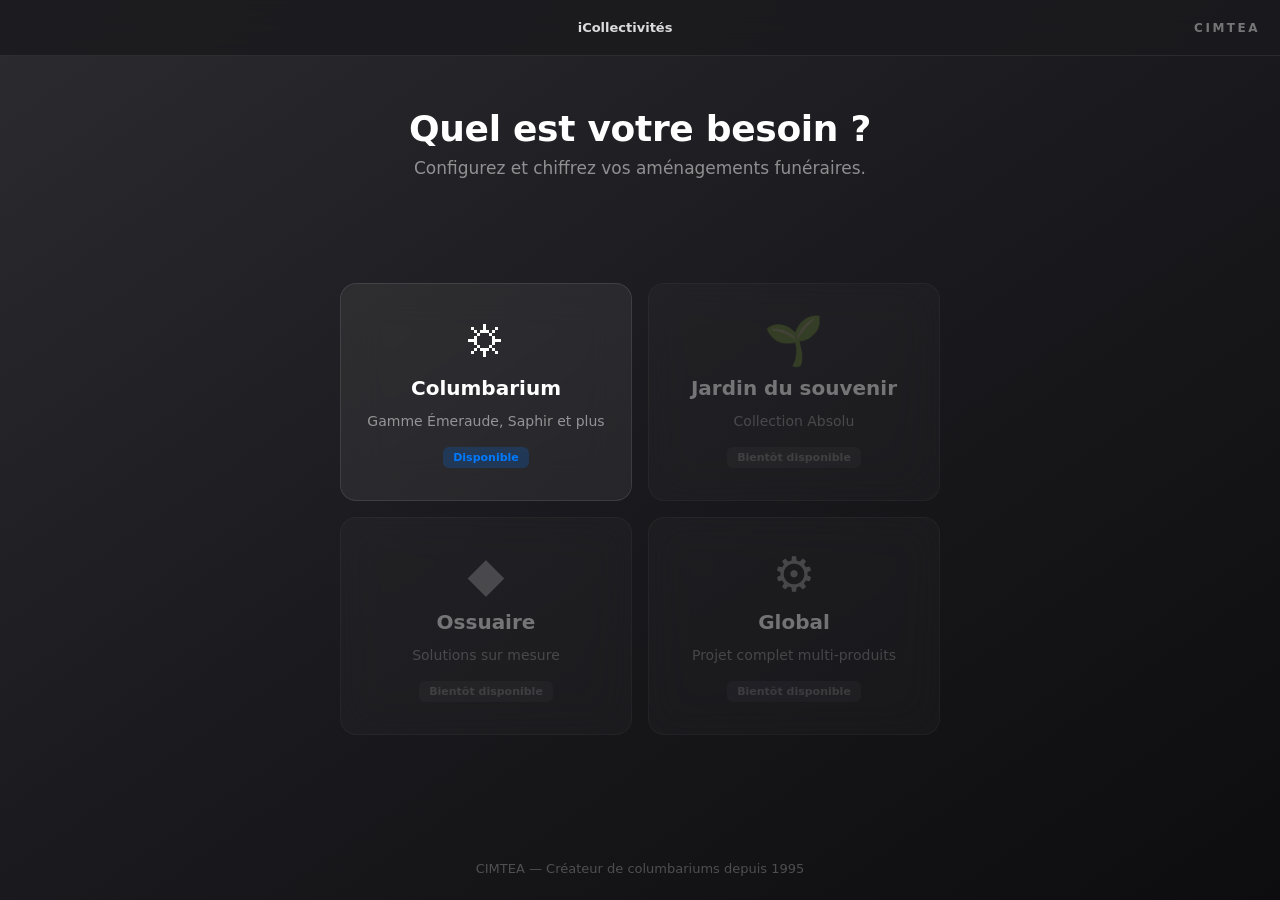
<file: code/maquette/index.html>
<!DOCTYPE html>
<html lang="fr">
<head>
  <meta charset="UTF-8">
  <meta name="viewport" content="width=device-width, initial-scale=1.0, user-scalable=no">
  <meta name="apple-mobile-web-app-capable" content="yes">
  <meta name="apple-mobile-web-app-status-bar-style" content="black-translucent">
  <title>CIMTEA — iCollectivités</title>
  <link rel="stylesheet" href="styles.css">
  <style>
    body {
      display: flex;
      flex-direction: column;
      background: linear-gradient(145deg, #2c2c30 0%, #1a1a1e 50%, #0d0d0f 100%);
    }

    /* --- Header --- */
    .app-header {
      padding: 40px 40px 0;
      text-align: center;
    }

    .app-header .brand {
      font-size: 13px;
      font-weight: 700;
      letter-spacing: 3px;
      color: rgba(255,255,255,0.4);
      text-transform: uppercase;
    }

    .app-header h1 {
      font-size: 36px;
      font-weight: 700;
      color: white;
      letter-spacing: -0.3px;
      line-height: 1.15;
      margin-top: 12px;
    }

    .app-header .subtitle {
      font-size: 17px;
      color: rgba(255,255,255,0.5);
      margin-top: 8px;
      line-height: 1.4;
    }

    /* --- Zone centrale avec les cards --- */
    .choices-container {
      flex: 1;
      display: flex;
      align-items: center;
      justify-content: center;
      padding: 40px;
    }

    .choices-grid {
      display: grid;
      grid-template-columns: 1fr 1fr;
      gap: 16px;
      max-width: 600px;
      width: 100%;
    }

    /* --- Cards besoin --- */
    .need-card {
      background: rgba(255,255,255,0.06);
      backdrop-filter: blur(20px);
      -webkit-backdrop-filter: blur(20px);
      border: 1px solid rgba(255,255,255,0.1);
      border-radius: var(--radius);
      padding: 32px 24px;
      text-align: center;
      cursor: pointer;
      transition: all 0.2s ease;
      display: flex;
      flex-direction: column;
      align-items: center;
      gap: 12px;
    }

    .need-card:hover {
      background: rgba(255,255,255,0.1);
      border-color: rgba(255,255,255,0.2);
      transform: translateY(-2px);
    }

    .need-card:active {
      transform: scale(0.98);
    }

    .need-card .card-icon {
      font-size: 48px;
      line-height: 1;
      color: white;
    }

    .need-card.disabled .card-icon {
      color: rgba(255,255,255,0.5);
    }

    .need-card h2 {
      font-size: 20px;
      font-weight: 600;
      color: white;
    }

    .need-card p {
      font-size: 14px;
      color: rgba(255,255,255,0.5);
      line-height: 1.35;
    }

    .need-card .card-badge {
      display: inline-block;
      font-size: 11px;
      font-weight: 600;
      padding: 4px 10px;
      border-radius: 6px;
      margin-top: 4px;
    }

    .need-card .card-badge.active {
      background: rgba(0,122,255,0.2);
      color: var(--primary);
    }

    .need-card .card-badge.soon {
      background: rgba(142,142,147,0.15);
      color: rgba(255,255,255,0.35);
    }

    /* Cards desactivees */
    .need-card.disabled {
      opacity: 0.4;
      cursor: not-allowed;
    }

    .need-card.disabled:hover {
      background: rgba(255,255,255,0.06);
      border-color: rgba(255,255,255,0.1);
      transform: none;
    }

    /* --- Footer --- */
    .app-footer {
      padding: 24px 40px;
      text-align: center;
      color: rgba(255,255,255,0.25);
      font-size: 13px;
    }
  </style>
</head>
<body>

  <!-- Topbar (ADR-003) -->
  <nav class="topbar">
    <div style="width:36px"></div>
    <div class="topbar-breadcrumb">
      <span class="tb-active">iCollectivités</span>
    </div>
    <a class="topbar-logo" href="index.html">CIMTEA</a>
  </nav>
  <div class="topbar-spacer"></div>

  <!-- Header -->
  <div class="app-header">
    <h1>Quel est votre besoin ?</h1>
    <p class="subtitle">Configurez et chiffrez vos aménagements funéraires.</p>
  </div>

  <!-- Cards de selection du besoin -->
  <div class="choices-container">
    <div class="choices-grid">

      <div class="need-card" onclick="selectBesoin('columbarium')">
        <span class="card-icon">&#9965;</span>
        <h2>Columbarium</h2>
        <p>Gamme Émeraude, Saphir et plus</p>
        <span class="card-badge active">Disponible</span>
      </div>

      <div class="need-card disabled">
        <span class="card-icon">&#127793;</span>
        <h2>Jardin du souvenir</h2>
        <p>Collection Absolu</p>
        <span class="card-badge soon">Bientôt disponible</span>
      </div>

      <div class="need-card disabled">
        <span class="card-icon">&#9670;</span>
        <h2>Ossuaire</h2>
        <p>Solutions sur mesure</p>
        <span class="card-badge soon">Bientôt disponible</span>
      </div>

      <div class="need-card disabled">
        <span class="card-icon">&#9881;</span>
        <h2>Global</h2>
        <p>Projet complet multi-produits</p>
        <span class="card-badge soon">Bientôt disponible</span>
      </div>

    </div>
  </div>

  <!-- Footer -->
  <div class="app-footer">
    CIMTEA &mdash; Créateur de columbariums depuis 1995
  </div>

  <script src="shared.js"></script>
  <script>
    /** Navigate to catalogue page with selected need type */
    function selectBesoin(type) {
      clearAllData();
      localStorage.setItem('icollectivites_besoin', type);
      window.location.href = 'catalogue.html?besoin=' + encodeURIComponent(type);
    }

    // Clear config on page load (retour accueil = RAZ)
    clearAllData();
  </script>

</body>
</html>
</file>
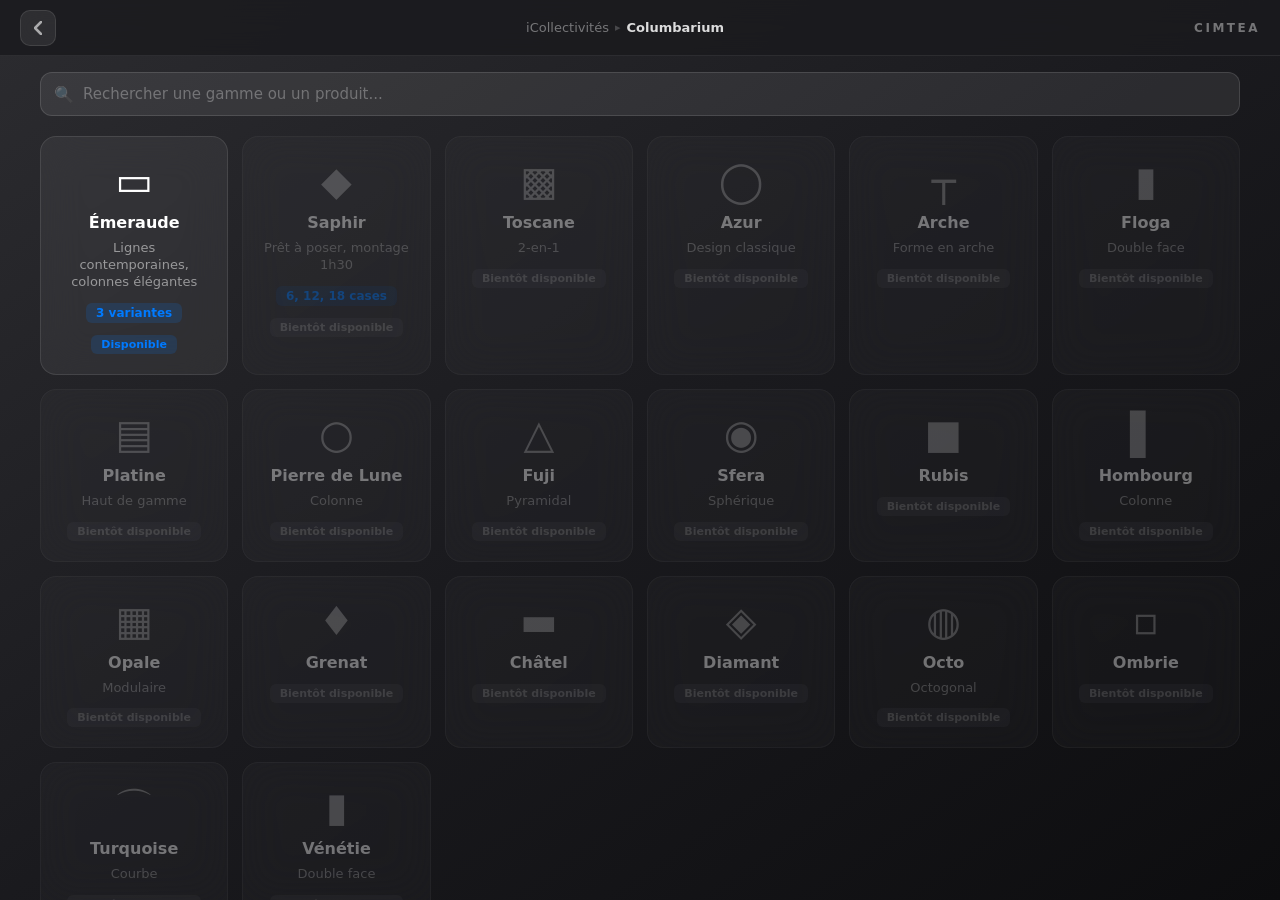
<file: code/maquette/catalogue.html>
<!DOCTYPE html>
<html lang="fr">
<head>
  <meta charset="UTF-8">
  <meta name="viewport" content="width=device-width, initial-scale=1.0, user-scalable=no">
  <meta name="apple-mobile-web-app-capable" content="yes">
  <meta name="apple-mobile-web-app-status-bar-style" content="black-translucent">
  <title>CIMTEA — Catalogue</title>
  <link rel="stylesheet" href="styles.css">
  <style>
    body {
      display: flex;
      flex-direction: column;
      background: linear-gradient(145deg, #2c2c30 0%, #1a1a1e 50%, #0d0d0f 100%);
    }

    /* --- Search bar --- */
    .search-bar {
      margin: 16px 40px 0;
      position: relative;
    }

    .search-bar input {
      width: 100%;
      height: 44px;
      background: rgba(255,255,255,0.08);
      border: 1px solid rgba(255,255,255,0.12);
      border-radius: 12px;
      padding: 0 16px 0 42px;
      color: white;
      font-size: 15px;
      font-family: inherit;
      outline: none;
      transition: all 0.15s;
      -webkit-user-select: text;
      user-select: text;
    }

    .search-bar input::placeholder {
      color: rgba(255,255,255,0.3);
    }

    .search-bar input:focus {
      background: rgba(255,255,255,0.12);
      border-color: var(--primary);
    }

    .search-bar .search-icon {
      position: absolute;
      left: 14px;
      top: 50%;
      transform: translateY(-50%);
      color: rgba(255,255,255,0.3);
      font-size: 16px;
      pointer-events: none;
    }

    .search-bar .search-clear {
      position: absolute;
      right: 8px;
      top: 50%;
      transform: translateY(-50%);
      width: 28px; height: 28px;
      border-radius: 50%;
      background: rgba(255,255,255,0.1);
      border: none;
      color: rgba(255,255,255,0.5);
      font-size: 14px;
      cursor: pointer;
      display: none;
      align-items: center;
      justify-content: center;
    }

    .search-bar .search-clear.visible { display: flex; }

    /* --- Content area --- */
    .catalogue-container {
      flex: 1;
      overflow-y: auto;
      padding: 20px 40px 40px;
      -webkit-overflow-scrolling: touch;
    }

    .catalogue-container::-webkit-scrollbar { display: none; }

    /* --- Grille de cards --- */
    .catalogue-grid {
      display: grid;
      grid-template-columns: repeat(auto-fill, minmax(180px, 1fr));
      gap: 14px;
    }

    /* --- Cards génériques --- */
    .cat-card {
      background: rgba(255,255,255,0.06);
      backdrop-filter: blur(20px);
      -webkit-backdrop-filter: blur(20px);
      border: 1px solid rgba(255,255,255,0.1);
      border-radius: var(--radius);
      padding: 24px 16px 20px;
      text-align: center;
      cursor: pointer;
      transition: all 0.2s ease;
      display: flex;
      flex-direction: column;
      align-items: center;
      gap: 8px;
    }

    .cat-card:hover {
      background: rgba(255,255,255,0.1);
      border-color: rgba(255,255,255,0.2);
      transform: translateY(-2px);
    }

    .cat-card:active { transform: scale(0.98); }

    .cat-card .card-icon {
      font-size: 40px;
      line-height: 1;
      margin-bottom: 4px;
      color: white;
    }

    .cat-card.disabled .card-icon {
      color: rgba(255,255,255,0.5);
    }

    .cat-card h3 {
      font-size: 16px;
      font-weight: 600;
      color: white;
    }

    .cat-card .card-desc {
      font-size: 13px;
      color: rgba(255,255,255,0.5);
      line-height: 1.3;
    }

    .cat-card .card-info {
      font-size: 12px;
      font-weight: 600;
      color: var(--primary);
      background: rgba(0,122,255,0.15);
      padding: 3px 10px;
      border-radius: 6px;
      margin-top: 4px;
    }

    .cat-card .card-badge {
      font-size: 11px;
      font-weight: 600;
      padding: 3px 10px;
      border-radius: 6px;
      margin-top: 4px;
    }

    .card-badge.available {
      background: rgba(0,122,255,0.15);
      color: var(--primary);
    }

    .card-badge.soon {
      background: rgba(142,142,147,0.15);
      color: rgba(255,255,255,0.35);
    }

    .cat-card.disabled {
      opacity: 0.4;
      cursor: not-allowed;
    }

    .cat-card.disabled:hover {
      background: rgba(255,255,255,0.06);
      border-color: rgba(255,255,255,0.1);
      transform: none;
    }

    /* --- No results --- */
    .no-results {
      text-align: center;
      padding: 60px 20px;
      color: rgba(255,255,255,0.35);
      font-size: 15px;
    }

    .no-results .nr-icon {
      font-size: 48px;
      opacity: 0.3;
      margin-bottom: 12px;
    }
  </style>
</head>
<body>

  <!-- Topbar (ADR-003) -->
  <nav class="topbar">
    <button class="topbar-back" id="btnBack" onclick="goBack()" title="Retour">
      <svg viewBox="0 0 8 14"><polyline points="7,1 1,7 7,13"/></svg>
    </button>
    <div class="topbar-breadcrumb" id="topbarBreadcrumb">
      <a href="index.html">iCollectivités</a>
      <span class="tb-sep">&#9656;</span>
      <span class="tb-active" id="tbCurrent">Columbarium</span>
    </div>
    <a class="topbar-logo" href="index.html">CIMTEA</a>
  </nav>
  <div class="topbar-spacer"></div>

  <!-- Search -->
  <div class="search-bar">
    <span class="search-icon">&#128269;</span>
    <input type="text" id="searchInput" placeholder="Rechercher une gamme ou un produit..." oninput="onSearch()">
    <button class="search-clear" id="searchClear" onclick="clearSearch()">&#10005;</button>
  </div>

  <!-- Content -->
  <div class="catalogue-container">

    <!-- VUE 1 : Gammes -->
    <div id="viewGammes">
      <div class="catalogue-grid" id="gridGammes"></div>
    </div>

    <!-- VUE 2 : Produits d'une gamme -->
    <div id="viewProduits" style="display:none">
      <div class="catalogue-grid" id="gridProduits"></div>
    </div>

    <!-- Résultats recherche -->
    <div id="viewSearch" style="display:none">
      <div class="catalogue-grid" id="gridSearch"></div>
      <div class="no-results" id="noResults" style="display:none">
        <div class="nr-icon">&#128270;</div>
        <p>Aucun résultat pour cette recherche.</p>
      </div>
    </div>

  </div>

  <script>
    // ==================== DATA ====================

    /** Read URL parameter by name */
    function getParam(name) {
      return new URLSearchParams(window.location.search).get(name);
    }

    /** All gammes with their products */
    const GAMMES = [
      {
        id: 'emeraude',
        nom: 'Émeraude',
        icon: '&#9645;',
        desc: 'Lignes contemporaines, colonnes élégantes',
        info: '3 variantes',
        active: true,
        produits: [
          { id: 'emeraude-rect', nom: 'Rectangulaire', icon: '&#9645;', desc: 'Implantation linéaire classique', info: '7 à 18 cases', active: true },
          { id: 'emeraude-angle', nom: 'Angle (L)', icon: '&#8735;', desc: 'Implantation en équerre', info: '7 à 12 cases', active: true },
          { id: 'emeraude-courbe', nom: 'Courbe', icon: '&#8978;', desc: 'Convexe ou concave', info: '12 à 18 cases', active: false }
        ]
      },
      {
        id: 'saphir',
        nom: 'Saphir',
        icon: '&#9670;',
        desc: 'Prêt à poser, montage 1h30',
        info: '6, 12, 18 cases',
        active: false,
        produits: [
          { id: 'saphir-6', nom: 'Saphir 6', icon: '&#9670;', desc: '96 x 65 x 135 cm', info: '6 cases &bull; 12 urnes', active: false },
          { id: 'saphir-12', nom: 'Saphir 12', icon: '&#9670;', desc: '177 x 65 x 135 cm', info: '12 cases &bull; 24 urnes', active: false },
          { id: 'saphir-18', nom: 'Saphir 18', icon: '&#9670;', desc: '231 x 65 x 135 cm', info: '18 cases &bull; 36 urnes', active: false }
        ]
      },
      {
        id: 'toscane', nom: 'Toscane', icon: '&#9641;', desc: '2-en-1', info: '', active: false, produits: []
      },
      {
        id: 'azur', nom: 'Azur', icon: '&#9711;', desc: 'Design classique', info: '', active: false, produits: []
      },
      {
        id: 'arche', nom: 'Arche', icon: '&#9516;', desc: 'Forme en arche', info: '', active: false, produits: []
      },
      {
        id: 'floga', nom: 'Floga', icon: '&#9646;', desc: 'Double face', info: '', active: false, produits: []
      },
      {
        id: 'platine', nom: 'Platine', icon: '&#9636;', desc: 'Haut de gamme', info: '', active: false, produits: []
      },
      {
        id: 'pierre-de-lune', nom: 'Pierre de Lune', icon: '&#9675;', desc: 'Colonne', info: '', active: false, produits: []
      },
      {
        id: 'fuji', nom: 'Fuji', icon: '&#9651;', desc: 'Pyramidal', info: '', active: false, produits: []
      },
      {
        id: 'sfera', nom: 'Sfera', icon: '&#9673;', desc: 'Sphérique', info: '', active: false, produits: []
      },
      {
        id: 'rubis', nom: 'Rubis', icon: '&#9632;', desc: '', info: '', active: false, produits: []
      },
      {
        id: 'hombourg', nom: 'Hombourg', icon: '&#9612;', desc: 'Colonne', info: '', active: false, produits: []
      },
      {
        id: 'opale', nom: 'Opale', icon: '&#9638;', desc: 'Modulaire', info: '', active: false, produits: []
      },
      {
        id: 'grenat', nom: 'Grenat', icon: '&#9830;', desc: '', info: '', active: false, produits: []
      },
      {
        id: 'chatel', nom: 'Châtel', icon: '&#9644;', desc: '', info: '', active: false, produits: []
      },
      {
        id: 'diamant', nom: 'Diamant', icon: '&#9672;', desc: '', info: '', active: false, produits: []
      },
      {
        id: 'octo', nom: 'Octo', icon: '&#9677;', desc: 'Octogonal', info: '', active: false, produits: []
      },
      {
        id: 'ombrie', nom: 'Ombrie', icon: '&#9643;', desc: '', info: '', active: false, produits: []
      },
      {
        id: 'turquoise', nom: 'Turquoise', icon: '&#8978;', desc: 'Courbe', info: '', active: false, produits: []
      },
      {
        id: 'venetie', nom: 'Vénétie', icon: '&#9646;', desc: 'Double face', info: '', active: false, produits: []
      }
    ];

    // ==================== STATE ====================

    let currentView = 'gammes';
    let currentGamme = null;

    // ==================== RENDER ====================

    /** Build a single card HTML */
    function buildCard(item, onClick) {
      const disabled = !item.active;
      const cls = 'cat-card' + (disabled ? ' disabled' : '');
      const badge = item.active
        ? '<span class="card-badge available">Disponible</span>'
        : '<span class="card-badge soon">Bientôt disponible</span>';
      const info = item.info ? `<span class="card-info">${item.info}</span>` : '';
      const click = disabled ? '' : `onclick="${onClick}"`;

      return `<div class="${cls}" ${click}>
        <span class="card-icon">${item.icon}</span>
        <h3>${item.nom}</h3>
        ${item.desc ? `<p class="card-desc">${item.desc}</p>` : ''}
        ${info}
        ${badge}
      </div>`;
    }

    /** Render gammes grid */
    function renderGammes() {
      const html = GAMMES.map(g =>
        buildCard(g, `showGamme('${g.id}')`)
      ).join('');
      document.getElementById('gridGammes').innerHTML = html;
    }

    /** Render products for a specific gamme */
    function renderProduits(gammeId) {
      const gamme = GAMMES.find(g => g.id === gammeId);
      if (!gamme || gamme.produits.length === 0) return;

      const html = gamme.produits.map(p =>
        buildCard(p, `selectProduct('${p.id}')`)
      ).join('');
      document.getElementById('gridProduits').innerHTML = html;
    }

    /** Render search results across gammes and products */
    function renderSearch(query) {
      const q = query.toLowerCase().trim();
      const results = [];

      GAMMES.forEach(g => {
        if (matchesQuery(g, q)) {
          results.push(buildCard(g, `showGamme('${g.id}')`));
        }
        g.produits.forEach(p => {
          if (matchesQuery(p, q) || matchesQuery(g, q)) {
            results.push(buildCard(
              { ...p, nom: g.nom + ' ' + p.nom, icon: p.icon },
              `selectProduct('${p.id}')`
            ));
          }
        });
      });

      // Deduplicate by removing gamme cards if their products already appear
      const grid = document.getElementById('gridSearch');
      const noRes = document.getElementById('noResults');

      if (results.length > 0) {
        grid.innerHTML = results.join('');
        grid.style.display = '';
        noRes.style.display = 'none';
      } else {
        grid.style.display = 'none';
        noRes.style.display = '';
      }
    }

    /** Check if item matches search query */
    function matchesQuery(item, query) {
      const searchable = [item.id, item.nom, item.desc, item.info].join(' ').toLowerCase();
      return searchable.includes(query);
    }

    // ==================== NAVIGATION ====================

    /** Show the gamme detail (products within that gamme) */
    function showGamme(gammeId) {
      const gamme = GAMMES.find(g => g.id === gammeId);
      if (!gamme) return;

      if (gamme.produits.length === 0) {
        // Gamme without sub-products: not yet available
        return;
      }

      currentGamme = gamme;
      currentView = 'produits';
      renderProduits(gammeId);

      document.getElementById('viewGammes').style.display = 'none';
      document.getElementById('viewSearch').style.display = 'none';
      document.getElementById('viewProduits').style.display = '';

      updateTopbar(gamme.nom);

      clearSearch();
    }

    /** Show gammes list */
    function showGammesList() {
      currentGamme = null;
      currentView = 'gammes';

      document.getElementById('viewGammes').style.display = '';
      document.getElementById('viewProduits').style.display = 'none';
      document.getElementById('viewSearch').style.display = 'none';

      updateTopbar(null);
    }

    /** Save product to localStorage and go to configurator */
    function selectProduct(productId) {
      // RAZ config si on change de produit
      var prev = localStorage.getItem('icollectivites_produit');
      if (prev && prev !== productId) {
        localStorage.removeItem('icollectivites_config');
        localStorage.removeItem('icollectivites_devis');
      }
      localStorage.setItem('icollectivites_produit', productId);
      window.location.href = 'configurateur.html?produit=' + encodeURIComponent(productId);
    }

    /** Handle back button: produits -> gammes -> index */
    function goBack() {
      if (currentView === 'produits') {
        showGammesList();
      } else {
        window.location.href = 'index.html';
      }
    }

    // ==================== SEARCH ====================

    /** Handle search input */
    function onSearch() {
      const input = document.getElementById('searchInput');
      const query = input.value.trim();
      const clearBtn = document.getElementById('searchClear');

      clearBtn.classList.toggle('visible', query.length > 0);

      if (query.length === 0) {
        // Return to current view
        document.getElementById('viewSearch').style.display = 'none';
        if (currentView === 'produits' && currentGamme) {
          document.getElementById('viewProduits').style.display = '';
        } else {
          document.getElementById('viewGammes').style.display = '';
        }
        return;
      }

      // Show search results
      document.getElementById('viewGammes').style.display = 'none';
      document.getElementById('viewProduits').style.display = 'none';
      document.getElementById('viewSearch').style.display = '';

      renderSearch(query);
    }

    /** Clear search input and return to previous view */
    function clearSearch() {
      const input = document.getElementById('searchInput');
      input.value = '';
      document.getElementById('searchClear').classList.remove('visible');
      onSearch();
    }

    // ==================== TOPBAR ====================

    /** Update topbar breadcrumb to reflect current navigation level */
    function updateTopbar(gammeName) {
      const besoin = getParam('besoin') || 'columbarium';
      const besoinLabels = {
        'columbarium': 'Columbarium',
        'jardin': 'Jardin du souvenir',
        'ossuaire': 'Ossuaire',
        'global': 'Global'
      };
      const besoinLabel = besoinLabels[besoin] || 'Catalogue';
      const bc = document.getElementById('topbarBreadcrumb');

      if (gammeName) {
        bc.innerHTML =
          '<a href="index.html">iCollectivités</a>' +
          '<span class="tb-sep">&#9656;</span>' +
          '<a onclick="showGammesList()" style="cursor:pointer">' + besoinLabel + '</a>' +
          '<span class="tb-sep">&#9656;</span>' +
          '<span class="tb-active">' + gammeName + '</span>';
      } else {
        bc.innerHTML =
          '<a href="index.html">iCollectivités</a>' +
          '<span class="tb-sep">&#9656;</span>' +
          '<span class="tb-active">' + besoinLabel + '</span>';
      }
    }

    // ==================== INIT ====================

    renderGammes();

    // If gamme parameter is set, open that gamme directly
    const initGamme = getParam('gamme');
    if (initGamme) {
      const gamme = GAMMES.find(g => g.id === initGamme);
      if (gamme && gamme.produits.length > 0) {
        currentGamme = gamme;
        currentView = 'produits';
        renderProduits(initGamme);
        document.getElementById('viewGammes').style.display = 'none';
        document.getElementById('viewSearch').style.display = 'none';
        document.getElementById('viewProduits').style.display = '';
        updateTopbar(gamme.nom);
      } else {
        showGammesList();
      }
    } else {
      showGammesList();
    }
  </script>

</body>
</html>
</file>
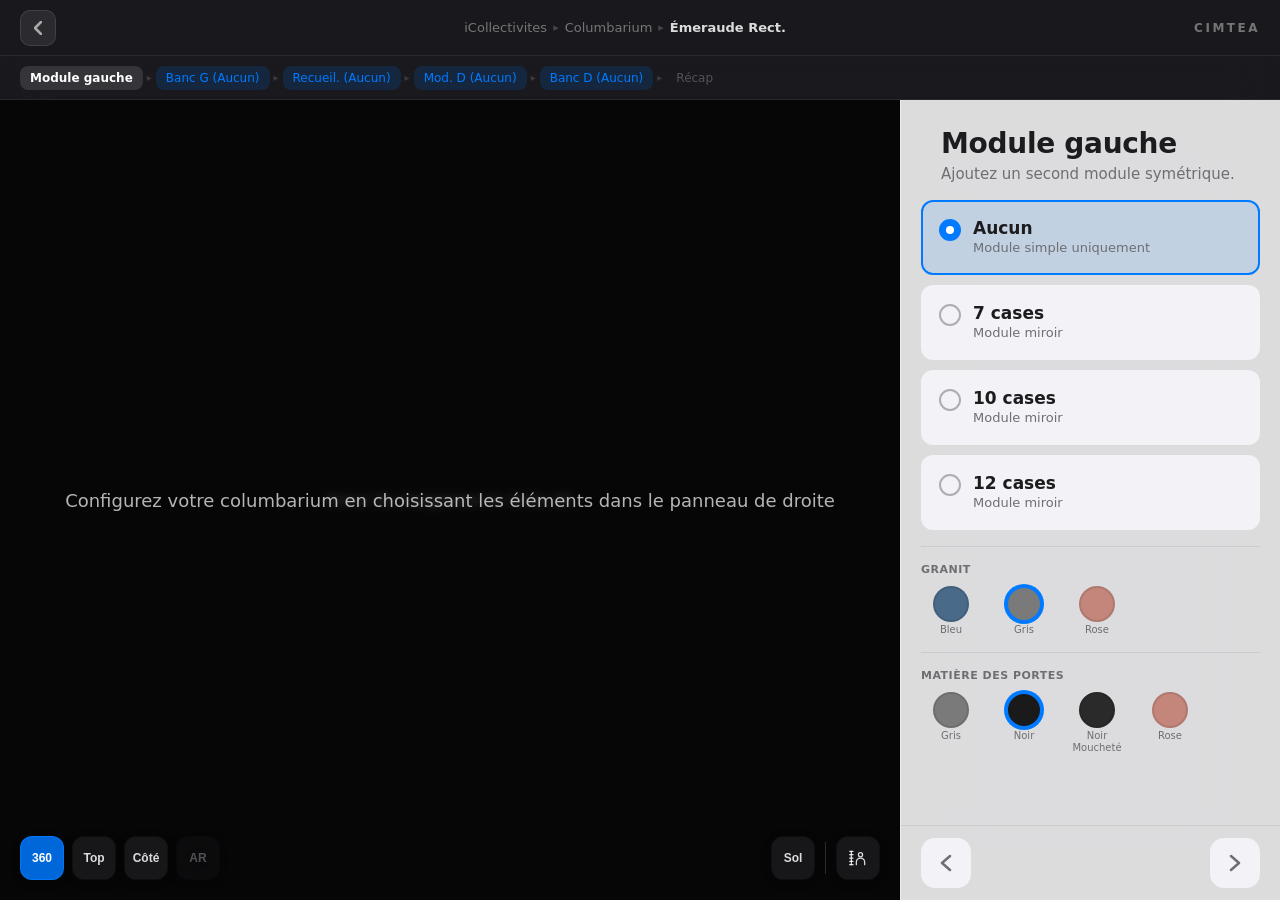
<file: code/maquette/configurateur.html>
<!DOCTYPE html>
<html lang="fr">
<head>
  <meta charset="UTF-8">
  <meta name="viewport" content="width=device-width, initial-scale=1.0, user-scalable=no">
  <meta name="apple-mobile-web-app-capable" content="yes">
  <meta name="apple-mobile-web-app-status-bar-style" content="black-translucent">
  <title>CIMTEA — Configurateur Columbarium</title>
  <link rel="stylesheet" href="styles.css">
  <style>
    body {
      display: flex;
      padding-top: 100px;
    }

    /* ============================================
       BARRE D'ETAPES — Résumé config (ADR-004)
       ============================================ */
    .stepbar {
      position: fixed;
      top: 56px;
      left: 0;
      right: 0;
      height: 44px;
      background: rgba(26,26,30,0.8);
      backdrop-filter: blur(20px);
      -webkit-backdrop-filter: blur(20px);
      border-bottom: 1px solid rgba(255,255,255,0.06);
      display: flex;
      align-items: center;
      padding: 0 20px;
      gap: 4px;
      z-index: 999;
      overflow-x: auto;
      -webkit-overflow-scrolling: touch;
    }

    .stepbar::-webkit-scrollbar { display: none; }

    .stepbar-item {
      display: flex;
      align-items: center;
      gap: 4px;
      white-space: nowrap;
      flex-shrink: 0;
    }

    .stepbar-btn {
      font-size: 12px;
      font-weight: 500;
      padding: 5px 10px;
      border-radius: 8px;
      border: none;
      background: none;
      cursor: default;
      transition: all 0.15s;
      font-family: inherit;
    }

    .stepbar-btn.completed {
      background: rgba(0,122,255,0.15);
      color: var(--primary);
      cursor: pointer;
    }

    .stepbar-btn.completed:hover {
      background: rgba(0,122,255,0.25);
    }

    .stepbar-btn.current {
      background: rgba(255,255,255,0.12);
      color: white;
      font-weight: 600;
    }

    .stepbar-btn.future {
      color: rgba(255,255,255,0.25);
    }

    .stepbar-sep {
      color: rgba(255,255,255,0.15);
      font-size: 10px;
      flex-shrink: 0;
    }

    .sidebar-footer {
      padding: 12px 20px;
      padding-bottom: max(12px, env(safe-area-inset-bottom));
      border-top: 1px solid var(--separator);
      display: flex;
      flex-direction: row;
      align-items: center;
      gap: 10px;
    }

    /* ============================================
       VIEWPORT 3D — Zone principale (gauche)
       ============================================ */
    .viewport {
      flex: 1;
      position: relative;
      display: flex;
      align-items: center;
      justify-content: center;
      background: #0d0d0f;
      overflow: hidden;
    }

    #viewport3d {
      width: 100%;
      height: 100%;
    }

    .viewport-loading {
      position: absolute;
      inset: 0;
      display: flex;
      align-items: center;
      justify-content: center;
      color: rgba(255,255,255,0.5);
      font-size: 14px;
      z-index: 2;
      pointer-events: none;
    }

    /* Viewport toolbar (bas gauche) */
    .viewport-toolbar {
      position: absolute;
      bottom: 20px;
      left: 20px;
      display: flex;
      gap: 8px;
      z-index: 10;
    }

    .vp-btn {
      width: 44px; height: 44px;
      border-radius: 12px;
      background: rgba(30,30,34,0.75);
      backdrop-filter: blur(20px);
      -webkit-backdrop-filter: blur(20px);
      border: 1px solid rgba(0,0,0,0.3);
      color: rgba(255,255,255,0.85);
      display: flex; align-items: center; justify-content: center;
      font-size: 12px;
      font-weight: 600;
      cursor: pointer;
      box-shadow: 0 2px 8px rgba(0,0,0,0.3);
    }

    .vp-btn:active { background: rgba(30,30,34,0.9); }

    .viewport-hint {
      position: absolute;
      inset: 0;
      display: flex;
      align-items: center;
      justify-content: center;
      text-align: center;
      color: rgba(255,255,255,0.7);
      font-size: 18px;
      font-weight: 500;
      padding: 40px;
      pointer-events: none;
      z-index: 3;
      background: rgba(0,0,0,0.5);
      backdrop-filter: blur(4px);
      -webkit-backdrop-filter: blur(4px);
    }
    .vp-btn.active { background: rgba(0,122,255,0.85); border-color: rgba(0,122,255,0.9); color: white; }

    /* Viewport toolbar droite (sol + référence) */
    .viewport-toolbar-right {
      position: absolute;
      bottom: 20px;
      right: 20px;
      display: flex;
      gap: 8px;
      z-index: 10;
    }

    .vp-separator {
      width: 1px;
      background: rgba(255,255,255,0.15);
      margin: 6px 2px;
    }

    .vp-btn svg { width: 20px; height: 20px; fill: none; stroke: currentColor; stroke-width: 1.5; stroke-linecap: round; stroke-linejoin: round; }

    .vp-menu {
      position: absolute;
      bottom: 52px;
      right: 0;
      background: rgba(30,30,34,0.9);
      backdrop-filter: blur(20px);
      -webkit-backdrop-filter: blur(20px);
      border: 1px solid rgba(255,255,255,0.12);
      border-radius: 12px;
      padding: 4px;
      display: none;
      flex-direction: column;
      gap: 2px;
      min-width: 100px;
      box-shadow: 0 4px 16px rgba(0,0,0,0.4);
    }

    .vp-menu.visible { display: flex; }

    .vp-menu-item {
      padding: 8px 14px;
      border: none;
      background: none;
      color: rgba(255,255,255,0.7);
      font-size: 13px;
      font-weight: 500;
      font-family: inherit;
      cursor: pointer;
      border-radius: 8px;
      text-align: left;
      transition: all 0.1s;
      white-space: nowrap;
    }

    .vp-menu-item:hover { background: rgba(255,255,255,0.1); color: white; }
    .vp-menu-item.active { background: rgba(0,122,255,0.3); color: var(--primary); font-weight: 600; }

    /* ============================================
       SIDEBAR — Panneau de configuration (droite)
       ============================================ */
    .sidebar {
      width: var(--sidebar-width);
      height: calc(100vh - 100px); height: calc(100dvh - 100px);
      background: var(--glass-strong);
      backdrop-filter: blur(40px) saturate(180%);
      -webkit-backdrop-filter: blur(40px) saturate(180%);
      border-left: 1px solid var(--glass-border);
      display: flex;
      flex-direction: column;
      overflow: hidden;
      flex-shrink: 0;
    }

    /* --- Sidebar header --- */
    .sidebar-header {
      padding: 12px 20px 0;
    }

    .sidebar-header h2 {
      font-size: 28px;
      font-weight: 700;
      letter-spacing: -0.3px;
      line-height: 1.15;
    }

    .sidebar-header p {
      font-size: 15px;
      color: var(--text-secondary);
      margin-top: 4px;
      line-height: 1.35;
    }

    /* --- Sidebar scroll area --- */
    .sidebar-scroll {
      flex: 1;
      overflow-y: auto;
      overflow-x: hidden;
      padding: 16px 20px 24px;
      -webkit-overflow-scrolling: touch;
    }

    .sidebar-scroll::-webkit-scrollbar { display: none; }

    /* --- Step containers --- */
    .step {
      display: none;
      animation: slideIn 0.3s ease;
    }
    .step.active { display: block; }

    @keyframes slideIn {
      from { opacity: 0; transform: translateX(16px); }
      to { opacity: 1; transform: translateX(0); }
    }

    /* ============================================
       RECAP (inside sidebar)
       ============================================ */
    .recap-section {
      background: var(--bg);
      border-radius: var(--radius-sm);
      padding: 14px 16px;
      margin-bottom: 10px;
    }

    .recap-section h4 {
      font-size: 11px;
      font-weight: 600;
      color: var(--text-secondary);
      text-transform: uppercase;
      letter-spacing: 0.5px;
      margin-bottom: 10px;
    }

    .recap-row {
      display: flex;
      justify-content: space-between;
      align-items: center;
      padding: 6px 0;
      border-bottom: 1px solid var(--separator);
      font-size: 15px;
    }

    .recap-row:last-child { border-bottom: none; }
    .recap-row .label { color: var(--text-secondary); }
    .recap-row .value { font-weight: 500; color: var(--text); }

  </style>
</head>
<body>

  <!-- Topbar (ADR-003) -->
  <nav class="topbar">
    <button class="topbar-back" onclick="window.location.href='catalogue.html?besoin=columbarium&gamme=emeraude'" title="Retour">
      <svg viewBox="0 0 8 14"><polyline points="7,1 1,7 7,13"/></svg>
    </button>
    <div class="topbar-breadcrumb" id="topbarBreadcrumb">
      <a href="index.html">iCollectivites</a>
      <span class="tb-sep">&#9656;</span>
      <a href="catalogue.html?besoin=columbarium">Columbarium</a>
      <span class="tb-sep">&#9656;</span>
      <span class="tb-active" id="tbProduit">Émeraude Rect.</span>
    </div>
    <a class="topbar-logo" href="index.html">CIMTEA</a>
  </nav>
  <div class="topbar-spacer"></div>

  <!-- Barre d'etapes (ADR-004) -->
  <nav class="stepbar" id="stepbar"></nav>

  <!-- ========== VIEWPORT 3D (WebRender) ========== -->
  <div class="viewport">
    <div id="viewport3d"></div>
    <div class="viewport-loading" id="viewportLoading">Chargement du rendu 3D…</div>
    <div class="viewport-hint" id="viewportHint">Configurez votre columbarium en choisissant les éléments dans le panneau de droite</div>

    <!-- Toolbar caméras -->
    <div class="viewport-toolbar">
      <button class="vp-btn active" onclick="setCamera('default')" title="Vue 360°">360</button>
      <button class="vp-btn" onclick="setCamera('top')" title="Vue de dessus">Top</button>
      <button class="vp-btn" onclick="setCamera('left')" title="Vue de gauche">Côté</button>
      <button class="vp-btn" title="Réalité augmentée — bientôt disponible" style="opacity:0.35;cursor:not-allowed" disabled>AR</button>
    </div>

    <!-- Toolbar droite : Référence + Sol -->
    <div class="viewport-toolbar-right">
      <!-- Sol -->
      <div style="position:relative">
        <button class="vp-btn" onclick="toggleSolMenu()" id="btn-sol" title="Type de sol">Sol</button>
        <div class="vp-menu" id="sol-menu">
          <button class="vp-menu-item active" onclick="setSol('sans')" id="sol-sans">Sans</button>
          <button class="vp-menu-item" onclick="setSol('beton')" id="sol-beton">Béton</button>
          <button class="vp-menu-item" onclick="setSol('galets')" id="sol-galets">Graviers</button>
        </div>
      </div>

      <div class="vp-separator"></div>

      <!-- Référence (couple) -->
      <button class="vp-btn" onclick="toggleCouple()" id="btn-couple" title="Référence (personnage)">
        <svg viewBox="0 0 24 24"><line x1="4" y1="4" x2="4" y2="20"/><line x1="2" y1="4" x2="6" y2="4"/><line x1="2" y1="20" x2="6" y2="20"/><line x1="2" y1="8" x2="6" y2="8"/><line x1="2" y1="12" x2="6" y2="12"/><line x1="2" y1="16" x2="6" y2="16"/><circle cx="15" cy="8" r="2.5"/><path d="M10 20v-3a5 5 0 0 1 10 0v3"/></svg>
      </button>
    </div>
  </div>

  <!-- ========== SIDEBAR ========== -->
  <div class="sidebar">

    <!-- Scrollable content -->
    <div class="sidebar-scroll">

      <!-- Accueil et Disposition supprimes — geres par index.html et catalogue.html -->

      <!-- ===== ETAPE 2 : Module droit ===== -->
      <div class="step" id="step-2">
        <div class="sidebar-header">
          <h2>Module droit</h2>
          <p>Nombre de cases du module principal.</p>
        </div>
        <div style="height:16px"></div>
        <div class="options">
          <div class="option-card" onclick="select(2,'aucun')" id="opt-2-aucun">
            <span class="opt-radio"></span>
            <div class="opt-content">
              <h3>Aucun</h3>
              <p>Pas de module droit</p>
            </div>
          </div>
          <div class="option-card" onclick="select(2,'7')" id="opt-2-7">
            <span class="opt-radio"></span>
            <div class="opt-content">
              <h3>7 cases</h3>
              <p>211 cm</p>
            </div>
          </div>
          <div class="option-card" onclick="select(2,'10')" id="opt-2-10">
            <span class="opt-radio"></span>
            <div class="opt-content">
              <h3>10 cases</h3>
              <p>258 cm</p>
            </div>
          </div>
          <div class="option-card" onclick="select(2,'12')" id="opt-2-12">
            <span class="opt-radio"></span>
            <div class="opt-content">
              <h3>12 cases</h3>
              <p>303 cm</p>
            </div>
          </div>
        </div>
        <div class="granit-picker" id="granit-picker-2"></div>
        <div class="granit-picker" id="portes-picker-2"></div>
      </div>

      <!-- ===== ETAPE 3 : Module gauche ===== -->
      <div class="step" id="step-3">
        <div class="sidebar-header">
          <h2>Module gauche</h2>
          <p>Ajoutez un second module symétrique.</p>
        </div>
        <div style="height:16px"></div>
        <div class="options">
          <div class="option-card" onclick="select(3,'aucun')" id="opt-3-aucun">
            <span class="opt-radio"></span>
            <div class="opt-content">
              <h3>Aucun</h3>
              <p>Module simple uniquement</p>
            </div>
          </div>
          <div class="option-card" onclick="select(3,'7')" id="opt-3-7">
            <span class="opt-radio"></span>
            <div class="opt-content">
              <h3>7 cases</h3>
              <p>Module miroir</p>
            </div>
          </div>
          <div class="option-card" onclick="select(3,'10')" id="opt-3-10">
            <span class="opt-radio"></span>
            <div class="opt-content">
              <h3>10 cases</h3>
              <p>Module miroir</p>
            </div>
          </div>
          <div class="option-card" onclick="select(3,'12')" id="opt-3-12">
            <span class="opt-radio"></span>
            <div class="opt-content">
              <h3>12 cases</h3>
              <p>Module miroir</p>
            </div>
          </div>
        </div>
        <div class="granit-picker" id="granit-picker-3"></div>
        <div class="granit-picker" id="portes-picker-3"></div>
      </div>

      <!-- ===== ETAPE 5 : Banc droit ===== -->
      <div class="step" id="step-5">
        <div class="sidebar-header">
          <h2>Banc droit</h2>
          <p>Banc placé du côté droit.</p>
        </div>
        <div style="height:16px"></div>
        <div class="options">
          <div class="option-card" onclick="select(5,'aucun')" id="opt-5-aucun">
            <span class="opt-radio"></span>
            <div class="opt-content">
              <h3>Aucun</h3>
              <p>Pas de banc à droite</p>
            </div>
          </div>
          <div class="option-card" onclick="select(5,'berlin')" id="opt-5-berlin">
            <span class="opt-radio"></span>
            <div class="opt-content">
              <h3>Banc Berlin</h3>
              <p>Design contemporain</p>
            </div>
          </div>
          <div class="option-card" onclick="select(5,'saphir')" id="opt-5-saphir">
            <span class="opt-radio"></span>
            <div class="opt-content">
              <h3>Banc Saphir 120</h3>
              <p>120 cm, gamme Saphir</p>
            </div>
          </div>
        </div>
        <div class="granit-picker" id="granit-picker-5"></div>
      </div>

      <!-- ===== ETAPE 6 : Banc gauche ===== -->
      <div class="step" id="step-6">
        <div class="sidebar-header">
          <h2>Banc gauche</h2>
          <p>Banc placé du côté gauche.</p>
        </div>
        <div style="height:16px"></div>
        <div class="options">
          <div class="option-card" onclick="select(6,'aucun')" id="opt-6-aucun">
            <span class="opt-radio"></span>
            <div class="opt-content">
              <h3>Aucun</h3>
              <p>Pas de banc à gauche</p>
            </div>
          </div>
          <div class="option-card" onclick="select(6,'berlin')" id="opt-6-berlin">
            <span class="opt-radio"></span>
            <div class="opt-content">
              <h3>Banc Berlin</h3>
              <p>Design contemporain</p>
            </div>
          </div>
          <div class="option-card" onclick="select(6,'saphir')" id="opt-6-saphir">
            <span class="opt-radio"></span>
            <div class="opt-content">
              <h3>Banc Saphir 120</h3>
              <p>120 cm, gamme Saphir</p>
            </div>
          </div>
        </div>
        <div class="granit-picker" id="granit-picker-6"></div>
      </div>

      <!-- ===== ETAPE 7 : Espace de recueillement ===== -->
      <div class="step" id="step-7">
        <div class="sidebar-header">
          <h2>Espace de recueillement</h2>
          <p>Monument central entre les modules.</p>
        </div>
        <div style="height:16px"></div>
        <div class="options grid-2">
          <div class="option-card" onclick="select(7,'aucun')" id="opt-7-aucun">
            <span class="opt-icon">&#10005;</span>
            <div class="opt-content">
              <h3>Aucun</h3>
              <p>Sans monument</p>
            </div>
          </div>
          <div class="option-card" onclick="select(7,'idealo')" id="opt-7-idealo">
            <span class="opt-icon">&#9965;</span>
            <div class="opt-content">
              <h3>IDEALO 2023</h3>
              <p>Monument décoratif</p>
            </div>
          </div>
        </div>
        <div class="granit-picker" id="granit-picker-7"></div>
        <div class="granit-picker" id="carreaux-picker-7"></div>
      </div>

      <!-- ===== ETAPE 12 : Recapitulatif ===== -->
      <div class="step" id="step-12">
        <div class="sidebar-header">
          <h2>Récapitulatif</h2>
          <p id="recap-subtitle">Votre configuration Émeraude.</p>
        </div>
        <div style="height:16px"></div>

        <div class="recap-section">
          <h4>Modules</h4>
          <div class="recap-row">
            <span class="label">Module droit</span>
            <span class="value" id="recap-droit">—</span>
          </div>
          <div class="recap-row" id="recap-row-gauche">
            <span class="label">Module gauche</span>
            <span class="value" id="recap-gauche">—</span>
          </div>
        </div>

        <div class="recap-section">
          <h4>Mobilier</h4>
          <div class="recap-row">
            <span class="label">Banc droit</span>
            <span class="value" id="recap-banc-droit">—</span>
          </div>
          <div class="recap-row" id="recap-row-banc-gauche">
            <span class="label">Banc gauche</span>
            <span class="value" id="recap-banc-gauche">—</span>
          </div>
          <div class="recap-row">
            <span class="label">Recueillement</span>
            <span class="value" id="recap-recueillement">—</span>
          </div>
        </div>

        <div class="recap-section">
          <h4>Finitions</h4>
          <div id="recap-granits"></div>
          <div id="recap-portes-list"></div>
          <div id="recap-carreaux"></div>
        </div>
      </div>

    </div><!-- /sidebar-scroll -->

    <!-- Footer buttons -->
    <div class="sidebar-footer">
      <button class="btn btn-secondary" id="btnBack" onclick="prevStep()">
        <svg viewBox="0 0 12 18"><polyline points="10,2 2,9 10,16"/></svg>
      </button>
      <div style="flex:1"></div>
      <button class="btn btn-secondary" id="btnNext" onclick="nextStep()">
        <svg viewBox="0 0 12 18"><polyline points="2,2 10,9 2,16"/></svg>
      </button>
    </div>

  </div><!-- /sidebar -->

  <script src="shared.js"></script>
  <script>
    // ==================== STATE ====================
    let currentStep = 0;
    const TOTAL = 12;
    const choices = {};
    const granitChoices = {};

    const stepNames = [
      '','','Module droit','Module gauche',
      '','Banc droit','Banc gauche','Recueillement',
      '','','','','Récapitulatif'
    ];

    const labels = {
      'rectangulaire':'Rectangulaire','angle':'Angle (L)',
      'aucun':'Aucun','7':'7 cases','10':'10 cases','12':'12 cases',
      'berlin':'Banc Berlin','saphir':'Banc Saphir 120',
      'idealo':'IDEALO 2023',
      'bleu':'Bleu','gris':'Gris','rose':'Rose',
      'noir':'Noir','noir-mouchete':'Noir Moucheté'
    };

    // ==================== WEBRENDER CONFIG ====================
    // WR_SERVER, WR_DATABASE_ID, WR_DEFAULT_CAMERA définis dans shared.js

    // Camera GUIDs
    const WR_CAMERAS = {
      default: '8c01be9c-8496-4bc6-90fc-5e2eecbf4411',
      front:   '863e23c0-9ac0-4f66-95a5-755ec12d3cad',
      top:     '9e7ee141-f6fb-4260-96a6-b105d837251c',
      left:    '7024520e-fad2-432e-8309-5f4e305fc75d'
    };
    let currentCamera = 'default';

    // Mapping UI → WebRender symbols
    const WR_COLUMB = { '7': '7Cases', '10': '10Cases', '12': '12Cases', 'aucun': 'Aucun' };
    const WR_BANC = { 'aucun': 'Aucun', 'berlin': 'Berlin', 'saphir': 'Saphir120' };
    const WR_IDEALO = { 'aucun': 'Sans', 'idealo': 'Avec' };
    const WR_GRANIT = {
      'bleu': 'Bleu', 'gris': 'Gris', 'rose': 'Rose'
    };
    const WR_PORTES = {
      'gris': 'Gris', 'noir': 'Noir', 'noir-mouchete': 'Noir Moucheté', 'rose': 'Rose'
    };
    const WR_SOL = { 'sans': 'Sans', 'beton': 'Béton', 'galets': 'Galets' };
    const WR_COUPLE = { true: 'Avec', false: 'Sans' };

    // Viewer instance (loaded async)
    let viewer = null;

    // Sol & Couple state
    let solChoice = 'sans';
    let coupleActive = false;

    // Granit data — aligned with WebRender (3 coloris)
    const GRANITS = [
      { id: 'bleu', nom: 'Bleu', color: '#4a6a8a' },
      { id: 'gris', nom: 'Gris', color: '#7a7a7a' },
      { id: 'rose', nom: 'Rose', color: '#c4867a' }
    ];

    // Steps that have a granit picker (sans Colonne=4)
    const STEPS_WITH_GRANIT = [2, 3, 5, 6, 7];

    // Portes data — aligned with WebRender (4 granits portes)
    const PORTES = [
      { id: 'gris', nom: 'Gris', color: '#7a7a7a' },
      { id: 'noir', nom: 'Noir', color: '#1a1a1a' },
      { id: 'noir-mouchete', nom: 'Noir Moucheté', color: '#2a2a2a' },
      { id: 'rose', nom: 'Rose', color: '#c4867a' }
    ];

    const portesChoices = {};
    const STEPS_WITH_PORTES = [2, 3];

    // Carreaux (sol) — configurable dans step Recueillement
    let carreauxChoice = null;
    const WR_CARREAUX = {
      'gris': 'Gris', 'noir': 'Noir', 'noir-mouchete': 'Noir Moucheté', 'rose': 'Rose'
    };
    const CARREAUX = [
      { id: 'gris', nom: 'Gris', color: '#7a7a7a' },
      { id: 'noir', nom: 'Noir', color: '#1a1a1a' },
      { id: 'noir-mouchete', nom: 'Noir Moucheté', color: '#2a2a2a' },
      { id: 'rose', nom: 'Rose', color: '#c4867a' }
    ];


    // ==================== TOPBAR (ADR-003) ====================
    /** Update the topbar breadcrumb — stays short and fixed */
    function updateTopbarStep() {
      const produit = new URLSearchParams(window.location.search).get('produit') || '';
      const produitLabel = produit.includes('angle') ? 'Émeraude Angle' : 'Émeraude Rect.';
      const bc = document.getElementById('topbarBreadcrumb');

      bc.innerHTML =
        '<a href="index.html">iCollectivites</a>' +
        '<span class="tb-sep">&#9656;</span>' +
        '<a href="catalogue.html?besoin=columbarium">Columbarium</a>' +
        '<span class="tb-sep">&#9656;</span>' +
        '<span class="tb-active">' + produitLabel + '</span>';
    }

    // ==================== STEPBAR (ADR-004) ====================

    /** Short labels for the stepbar */
    const stepShort = {
      2: 'Mod. D',
      3: 'Mod. G',
      5: 'Banc D',
      6: 'Banc G',
      7: 'Recueil.',
      12: 'Récap'
    };

    /** Get display value for a completed step */
    function stepValue(step) {
      const v = choices[step];
      if (!v) return null;
      return labels[v] || v;
    }

    /** Build and update the stepbar */
    function updateStepbar() {
      const bar = document.getElementById('stepbar');
      const activeSteps = getActiveSteps();
      let html = '';

      activeSteps.forEach(function(s, i) {
        if (i > 0) html += '<span class="stepbar-sep">&#9656;</span>';

        const isCompleted = choices[s] !== undefined && s !== currentStep;
        const isCurrent = s === currentStep;
        const label = stepShort[s] || stepNames[s];
        const val = stepValue(s);

        let cls = 'stepbar-btn ';
        let text = '';
        let click = '';

        if (isCompleted) {
          cls += 'completed';
          text = label + ' (' + val + ')';
          click = ' onclick="goToStep(' + s + ')"';
        } else if (isCurrent) {
          cls += 'current';
          text = stepNames[s];
        } else {
          cls += 'future';
          text = label;
        }

        html += '<div class="stepbar-item"><button class="' + cls + '"' + click + '>' + text + '</button></div>';
      });

      bar.innerHTML = html;
    }

    /** Navigate to a completed step or recap */
    function goToStep(n) {
      if (n === TOTAL) { buildRecap(); showStep(n); return; }
      if (choices[n] === undefined && n !== currentStep) return;
      showStep(n);
    }

    function getActiveSteps() {
      return [3, 6, 7, 2, 5, 12];
    }

    // ==================== SELECTION ====================
    function select(step, value) {
      document.querySelectorAll(`#step-${step} .option-card`).forEach(c => c.classList.remove('selected'));
      document.getElementById(`opt-${step}-${value}`).classList.add('selected');
      choices[step] = value;
      updateStepbar();
      updateButton();
      updateViewer();
    }

    // ==================== SWATCH PICKERS (générique DRY) ====================

    /**
     * Build swatch picker HTML (générique pour granit, portes, carreaux)
     * @param {string} title — Titre affiché (ex: "Granit", "Matière des portes")
     * @param {Array} items — Tableau [{id, nom, color}]
     * @param {string} selectedId — ID sélectionné actuellement
     * @param {string} onclickFn — Nom de la fonction onclick (ex: "selectGranit")
     * @param {number|null} step — Numéro d'étape (null pour carreaux)
     */
    function buildSwatchPickerHTML(title, items, selectedId, onclickFn, step) {
      let html = '<h4>' + title + '</h4><div class="granit-swatches">';
      items.forEach(function(item) {
        const sel = selectedId === item.id ? ' selected' : '';
        const onclick = step !== null
          ? onclickFn + '(' + step + ',\'' + item.id + '\')'
          : onclickFn + '(\'' + item.id + '\')';
        html += '<div class="granit-swatch-item">' +
          '<div class="granit-swatch' + sel + '" style="background:' + item.color + '" ' +
          'onclick="' + onclick + '" title="' + item.nom + '"></div>' +
          '<span class="granit-swatch-label">' + item.nom + '</span></div>';
      });
      html += '</div>';
      return html;
    }

    /** Sélection générique d'un swatch dans un conteneur */
    function selectSwatch(containerId, items, value) {
      const container = document.getElementById(containerId);
      container.querySelectorAll('.granit-swatch').forEach(function(s) { s.classList.remove('selected'); });
      const swatches = container.querySelectorAll('.granit-swatch');
      const idx = items.findIndex(function(item) { return item.id === value; });
      if (idx >= 0 && swatches[idx]) swatches[idx].classList.add('selected');
    }

    // --- Granit ---
    function renderGranitPickers() {
      STEPS_WITH_GRANIT.forEach(function(step) {
        const el = document.getElementById('granit-picker-' + step);
        if (el) el.innerHTML = buildSwatchPickerHTML('Granit', GRANITS, granitChoices[step], 'selectGranit', step);
      });
    }

    function selectGranit(step, value) {
      granitChoices[step] = value;
      selectSwatch('granit-picker-' + step, GRANITS, value);
      updateViewer();
    }

    // --- Portes ---
    function renderPortesPickers() {
      STEPS_WITH_PORTES.forEach(function(step) {
        const el = document.getElementById('portes-picker-' + step);
        if (el) el.innerHTML = buildSwatchPickerHTML('Matière des portes', PORTES, portesChoices[step], 'selectPortes', step);
      });
    }

    function selectPortes(step, value) {
      portesChoices[step] = value;
      selectSwatch('portes-picker-' + step, PORTES, value);
      updateViewer();
    }

    // --- Carreaux ---
    function renderCarreauxPicker() {
      const el = document.getElementById('carreaux-picker-7');
      if (el) el.innerHTML = buildSwatchPickerHTML('Carreaux (sol)', CARREAUX, carreauxChoice, 'selectCarreaux', null);
    }

    function selectCarreaux(value) {
      carreauxChoice = value;
      selectSwatch('carreaux-picker-7', CARREAUX, value);
      updateViewer();
    }

    // ==================== WEBRENDER VIEWER ====================

    /** Build configuration string for WebRender (15 params slash-separated, alphabetical) */
    function buildConfigString() {
      var parts = [];
      parts.push('BancD.' + (WR_BANC[choices[5]] || 'Berlin'));
      parts.push('BancG.' + (WR_BANC[choices[6]] || 'Berlin'));
      parts.push('ColumbD.' + (WR_COLUMB[choices[2]] || '7Cases'));
      parts.push('ColumbG.' + (WR_COLUMB[choices[3]] || '7Cases'));
      parts.push('Couple.' + (WR_COUPLE[coupleActive] || 'Sans'));
      parts.push('GranitBancD.' + (WR_GRANIT[granitChoices[5]] || 'Gris'));
      parts.push('GranitBancG.' + (WR_GRANIT[granitChoices[6]] || 'Gris'));
      parts.push('GranitCarreaux.' + (WR_CARREAUX[carreauxChoice] || 'Noir'));
      parts.push('GranitIdealo.' + (WR_GRANIT[granitChoices[7]] || 'Gris'));
      parts.push('GranitMonumentD.' + (WR_GRANIT[granitChoices[2]] || 'Gris'));
      parts.push('GranitMonumentG.' + (WR_GRANIT[granitChoices[3]] || 'Gris'));
      parts.push('GranitPortesD.' + (WR_PORTES[portesChoices[2]] || 'Noir'));
      parts.push('GranitPortesG.' + (WR_PORTES[portesChoices[3]] || 'Noir'));
      parts.push('Idealo.' + (WR_IDEALO[choices[7]] || 'Avec'));
      parts.push('Sol.' + (WR_SOL[solChoice] || 'Sans'));
      return parts.join('/');
    }

    /** Update the 3D viewer with current configuration */
    function updateViewer() {
      if (!viewer) return;
      var configString = buildConfigString();
      viewer.load([{
        database: WR_DATABASE_ID,
        configuration: configString
      }]);
      // Masquer le hint dès qu'un élément est configuré
      var hint = document.getElementById('viewportHint');
      if (hint) {
        var hasConfig = (choices[2] && choices[2] !== 'aucun') ||
                        (choices[3] && choices[3] !== 'aucun') ||
                        (choices[5] && choices[5] !== 'aucun') ||
                        (choices[6] && choices[6] !== 'aucun') ||
                        (choices[7] && choices[7] !== 'aucun');
        hint.style.display = hasConfig ? 'none' : 'flex';
      }
    }

    /** Set camera view */
    function setCamera(name) {
      currentCamera = name;
      document.querySelectorAll('.viewport-toolbar .vp-btn').forEach(function(b) { b.classList.remove('active'); });
      event.target.classList.add('active');
      if (!viewer) return;
      if (name === 'default') {
        viewer.setView({
          mode: 'vrobject',
          camera: WR_CAMERAS[name],
          frames: 24,
          loop: true
        });
      } else {
        viewer.setView({
          mode: 'image',
          camera: WR_CAMERAS[name]
        });
      }
    }

    /** Toggle sol menu visibility */
    function toggleSolMenu() {
      var menu = document.getElementById('sol-menu');
      menu.classList.toggle('visible');
    }

    /** Set sol type */
    function setSol(type) {
      solChoice = type;
      document.querySelectorAll('.vp-menu-item').forEach(function(b) { b.classList.remove('active'); });
      document.getElementById('sol-' + type).classList.add('active');
      var solLabels = { 'sans': 'Sol', 'beton': 'Béton', 'galets': 'Graviers' };
      document.getElementById('btn-sol').textContent = solLabels[type];
      document.getElementById('sol-menu').classList.remove('visible');
      updateViewer();
    }

    // Fermer le menu sol si clic ailleurs
    document.addEventListener('click', function(e) {
      var menu = document.getElementById('sol-menu');
      var btn = document.getElementById('btn-sol');
      if (menu && !menu.contains(e.target) && e.target !== btn) {
        menu.classList.remove('visible');
      }
    });

    /** Toggle couple (référence personnage) */
    function toggleCouple() {
      coupleActive = !coupleActive;
      document.getElementById('btn-couple').classList.toggle('active', coupleActive);
      updateViewer();
    }

    /** Initialize the Lumiscaphe viewer (async dynamic import) */
    async function initViewer() {
      try {
        // Patch fetch : le viewer envoie panFrames/panFrom/panTo/tiltFrames/etc.
        // mais le serveur WebRender attend juste { camera, frames }
        var originalFetch = window.fetch;
        window.fetch = function(url, options) {
          if (options && options.body && typeof url === 'string' && url.indexOf('/Snapshot') !== -1) {
            try {
              var body = JSON.parse(options.body);
              if (body.mode && body.mode.vrObject) {
                var frames = body.mode.vrObject.panFrames || body.mode.vrObject.frames || 24;
                body.mode.vrObject = { camera: WR_CAMERAS[currentCamera], frames: frames };
                options = Object.assign({}, options, { body: JSON.stringify(body) });
              }
            } catch (e) { console.error('Patch fetch parse error:', e); }
          }
          return originalFetch.call(this, url, options);
        };

        var module = await import('https://esm.sh/@lumiscaphe/viewer@4.1.17?bundle');
        var Viewer = module.Viewer;
        viewer = new Viewer(document.getElementById('viewport3d'), {
          server: WR_SERVER,
          api: 'v2',
          fit: 'contain',
          events: {
            onLoadEnd: function() {
              document.getElementById('viewportLoading').style.display = 'none';
            }
          }
        });
        // Set initial view — vrObject pour rotation souris/tactile
        viewer.setView({
          mode: 'vrobject',
          camera: WR_CAMERAS[currentCamera],
          frames: 24,
          loop: true
        });
        // Load with default config
        updateViewer();
      } catch (e) {
        console.error('WebRender viewer init failed:', e);
        document.getElementById('viewportLoading').textContent = 'Erreur de chargement du rendu 3D';
      }
    }

    // ==================== NAVIGATION ====================
    function nextStep() {
      var steps = getActiveSteps();
      var idx = steps.indexOf(currentStep);
      if (idx >= steps.length - 1) return;
      var next = steps[idx + 1];
      if (next === TOTAL) buildRecap();
      showStep(next);
    }

    function prevStep() {
      var steps = getActiveSteps();
      var idx = steps.indexOf(currentStep);
      if (idx <= 0) {
        window.location.href = 'catalogue.html?besoin=columbarium&gamme=emeraude';
        return;
      }
      showStep(steps[idx - 1]);
    }

    function showStep(n) {
      document.querySelectorAll('.step').forEach(s => s.classList.remove('active'));
      document.getElementById(`step-${n}`).classList.add('active');
      currentStep = n;
      updateUI();
    }

    function updateUI() {
      // Back button — visible on all steps except accueil (step 0)
      document.getElementById('btnBack').classList.toggle('hidden', currentStep === 0);
      // Topbar + Stepbar
      updateTopbarStep();
      updateStepbar();
      // Button
      updateButton();
      // Scroll to top of sidebar
      document.querySelector('.sidebar-scroll').scrollTo({ top: 0, behavior: 'smooth' });
    }

    function updateButton() {
      const btn = document.getElementById('btnNext');
      if (currentStep === TOTAL) {
        btn.innerHTML = 'Passer au devis';
        btn.disabled = false;
        btn.className = 'btn btn-primary btn-success';
        btn.style.width = 'auto';
        btn.style.flex = '1';
        btn.onclick = function() { saveAndGoToDevis(); };
      } else {
        btn.innerHTML = '<svg viewBox="0 0 12 18"><polyline points="2,2 10,9 2,16"/></svg>';
        btn.disabled = choices[currentStep] === undefined;
        btn.className = 'btn btn-secondary';
        btn.style.width = '50px';
        btn.style.flex = '';
        btn.onclick = function() { nextStep(); };
      }
    }


    // ==================== RECAP ====================
    function buildRecap() {
      const l = v => labels[v] || v || '—';

      const dispLabel = choices[1] === 'angle' ? 'Émeraude Angle' : 'Émeraude Rectangulaire';
      document.getElementById('recap-subtitle').textContent = 'Votre configuration ' + dispLabel;
      document.getElementById('recap-droit').textContent = l(choices[2]);

      const rowG = document.getElementById('recap-row-gauche');
      if (!choices[3] || choices[3] === 'aucun') {
        rowG.classList.add('hidden');
      } else {
        rowG.classList.remove('hidden');
        document.getElementById('recap-gauche').textContent = l(choices[3]);
      }

      document.getElementById('recap-banc-droit').textContent = l(choices[5]);

      const rowBG = document.getElementById('recap-row-banc-gauche');
      if (choices[3] && choices[3] !== 'aucun') {
        rowBG.classList.remove('hidden');
        document.getElementById('recap-banc-gauche').textContent = l(choices[6]);
      } else {
        rowBG.classList.add('hidden');
      }

      document.getElementById('recap-recueillement').textContent = l(choices[7]);

      // Granits par élément
      var granitHTML = '';
      var granitLabels = { 2: 'Module droit', 3: 'Module gauche', 5: 'Banc droit', 6: 'Banc gauche', 7: 'Recueillement' };
      STEPS_WITH_GRANIT.forEach(function(s) {
        if (granitChoices[s]) {
          granitHTML += '<div class="recap-row"><span class="label">Granit ' + granitLabels[s] + '</span>' +
            '<span class="value">' + l(granitChoices[s]) + '</span></div>';
        }
      });
      document.getElementById('recap-granits').innerHTML = granitHTML;

      // Portes par module
      var portesHTML = '';
      var portesLabels = { 2: 'Module droit', 3: 'Module gauche' };
      STEPS_WITH_PORTES.forEach(function(s) {
        if (portesChoices[s]) {
          portesHTML += '<div class="recap-row"><span class="label">Portes ' + portesLabels[s] + '</span>' +
            '<span class="value">' + l(portesChoices[s]) + '</span></div>';
        }
      });
      document.getElementById('recap-portes-list').innerHTML = portesHTML;

      // Carreaux (sol)
      var carreauxHTML = '';
      if (carreauxChoice) {
        carreauxHTML = '<div class="recap-row"><span class="label">Carreaux (sol)</span>' +
          '<span class="value">' + l(carreauxChoice) + '</span></div>';
      }
      document.getElementById('recap-carreaux').innerHTML = carreauxHTML;

    }

    // ==================== SAVE CONFIG & NAVIGATE ====================
    /** Save full configuration to localStorage and navigate to devis page */
    function saveAndGoToDevis() {
      const config = {
        besoin: localStorage.getItem('icollectivites_besoin') || 'columbarium',
        produit: localStorage.getItem('icollectivites_produit') || 'emeraude-rect',
        disposition: choices[1],
        moduleDroit: choices[2],
        moduleGauche: choices[3],
        bancDroit: choices[5],
        bancGauche: choices[6],
        recueillement: choices[7],
        granits: Object.assign({}, granitChoices),
        portes: Object.assign({}, portesChoices),
        carreaux: carreauxChoice,
        wrConfigString: buildConfigString().replace(/Couple\.\w+/, 'Couple.Sans').replace(/Sol\.\w+/, 'Sol.Sans'),
        labels: labels
      };
      localStorage.setItem('icollectivites_config', JSON.stringify(config));
      window.location.href = 'devis.html';
    }

    // ==================== INIT (ADR-002) ====================
    /** Read product from URL, set disposition, restore config if returning from devis */
    function init() {
      const params = new URLSearchParams(window.location.search);
      const produit = params.get('produit') || 'emeraude-rect';
      const disposition = produit.includes('angle') ? 'angle' : 'rectangulaire';

      choices[1] = disposition;

      // Defaults : tout à Aucun
      select(2, 'aucun');
      select(3, 'aucun');
      select(5, 'aucun');
      select(6, 'aucun');
      select(7, 'aucun');

      // Render granit, portes and carreaux pickers
      renderGranitPickers();
      renderPortesPickers();
      renderCarreauxPicker();

      // Pré-sélection des couleurs par défaut (alignées sur le XML p3D)
      STEPS_WITH_GRANIT.forEach(function(s) { selectGranit(s, 'gris'); });
      STEPS_WITH_PORTES.forEach(function(s) { selectPortes(s, 'noir'); });
      selectCarreaux('noir');

      // Restore choices from localStorage if available (returning from devis)
      const saved = localStorage.getItem('icollectivites_config');
      if (saved) {
        try {
          const config = JSON.parse(saved);
          if (config.moduleDroit) { select(2, config.moduleDroit); }
          if (config.moduleGauche) { select(3, config.moduleGauche); }
          if (config.bancDroit) { select(5, config.bancDroit); }
          if (config.bancGauche) { select(6, config.bancGauche); }
          if (config.recueillement) { select(7, config.recueillement); }
          // Restore granit choices per element
          if (config.granits) {
            STEPS_WITH_GRANIT.forEach(function(s) {
              if (config.granits[s]) selectGranit(s, config.granits[s]);
            });
          }
          // Restore portes choices per module
          if (config.portes && typeof config.portes === 'object') {
            STEPS_WITH_PORTES.forEach(function(s) {
              if (config.portes[s]) selectPortes(s, config.portes[s]);
            });
          }
          // Restore carreaux choice
          if (config.carreaux) selectCarreaux(config.carreaux);
        } catch (e) { console.error('Erreur restauration config:', e); }
      }

      showStep(3);

      // Initialize WebRender 3D viewer
      initViewer();
    }

    init();
  </script>

</body>
</html>
</file>
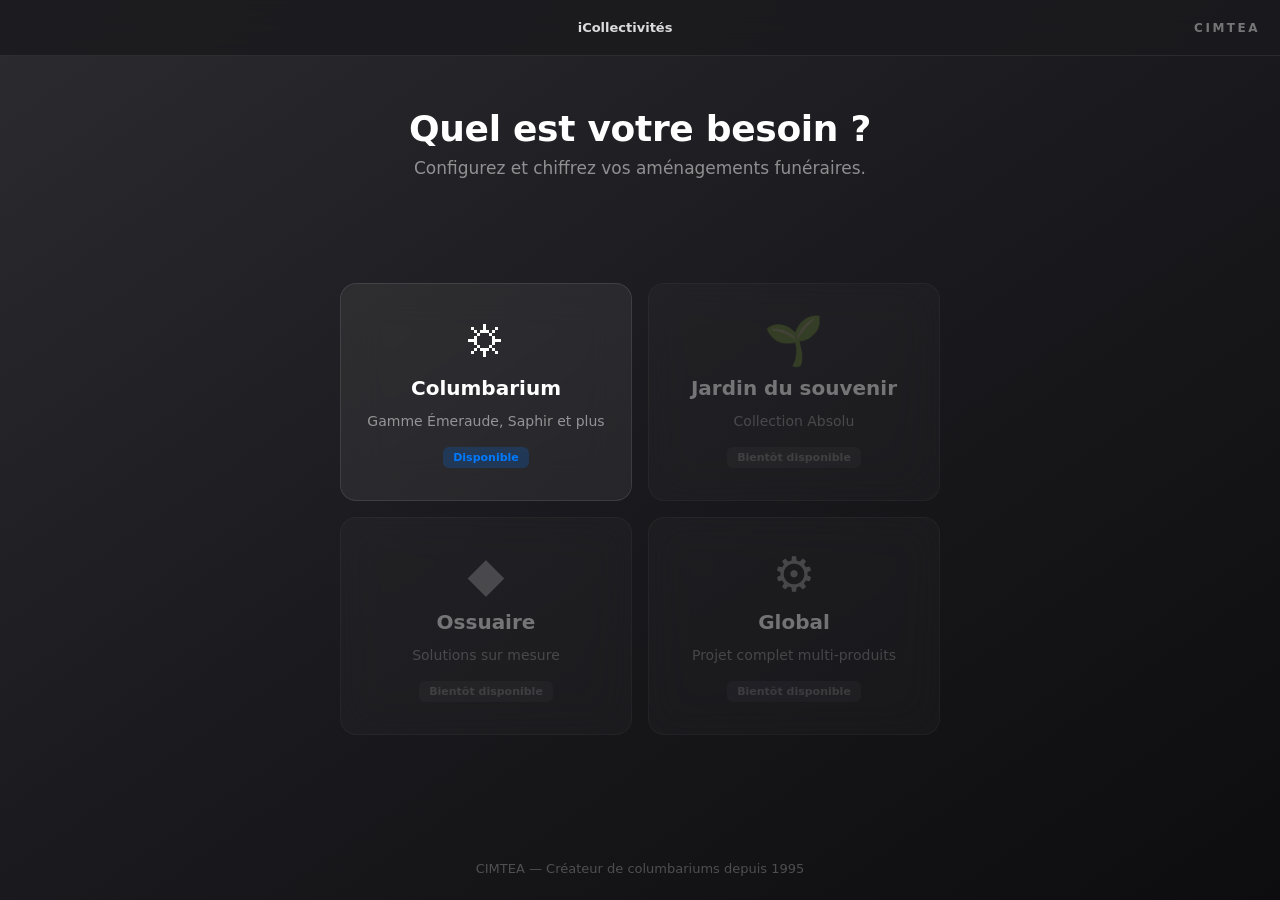
<file: code/maquette/devis.html>
<!DOCTYPE html>
<html lang="fr">
<head>
  <meta charset="UTF-8">
  <meta name="viewport" content="width=device-width, initial-scale=1.0, user-scalable=no">
  <meta name="apple-mobile-web-app-capable" content="yes">
  <meta name="apple-mobile-web-app-status-bar-style" content="black-translucent">
  <title>CIMTEA — Devis</title>
  <link rel="stylesheet" href="styles.css">
  <style>
    body {
      display: flex;
      flex-direction: row;
      background: #1a1a1e;
      padding-top: 56px;
    }

    /* --- Layout 2 colonnes : photo gauche, formulaire droite --- */
    .photo-panel {
      flex: 1;
      position: relative;
      display: flex;
      align-items: center;
      justify-content: center;
      background: linear-gradient(145deg, #2c2c30 0%, #1a1a1e 50%, #0d0d0f 100%);
      overflow: hidden;
    }

    .photo-placeholder {
      text-align: center;
      color: rgba(255,255,255,0.5);
    }

    .photo-placeholder .ph-icon {
      font-size: 80px;
      opacity: 0.25;
      line-height: 1;
      margin-bottom: 16px;
    }

    .photo-placeholder .ph-text {
      font-size: 17px;
      font-weight: 500;
      opacity: 0.5;
    }

    /* --- Sidebar formulaire (droite) --- */
    .devis-sidebar {
      width: var(--sidebar-width);
      height: calc(100vh - 56px); height: calc(100dvh - 56px);
      background: var(--glass-strong);
      backdrop-filter: blur(40px) saturate(180%);
      -webkit-backdrop-filter: blur(40px) saturate(180%);
      border-left: 1px solid var(--glass-border);
      display: flex;
      flex-direction: column;
      overflow: hidden;
      flex-shrink: 0;
    }

    .devis-scroll {
      flex: 1;
      overflow-y: auto;
      overflow-x: hidden;
      padding: 16px 20px 24px;
      -webkit-overflow-scrolling: touch;
    }

    .devis-scroll::-webkit-scrollbar { display: none; }

    /* --- Section titre --- */
    .section-heading {
      font-size: 22px;
      font-weight: 700;
      color: var(--text);
      margin-bottom: 4px;
    }

    .section-sub {
      font-size: 14px;
      color: var(--text-secondary);
      margin-bottom: 20px;
    }

    /* --- Formulaire --- */
    .form-card {
      background: var(--bg);
      border-radius: var(--radius-sm);
      padding: 16px;
      margin-bottom: 12px;
    }

    .form-card h4 {
      font-size: 11px;
      font-weight: 600;
      color: var(--text-secondary);
      text-transform: uppercase;
      letter-spacing: 0.5px;
      margin-bottom: 16px;
    }

    .form-group {
      margin-bottom: 16px;
    }

    .form-group:last-child { margin-bottom: 0; }

    .form-group label {
      display: block;
      font-size: 13px;
      font-weight: 500;
      color: var(--text-secondary);
      margin-bottom: 6px;
    }

    .form-group label .required {
      color: #ff453a;
    }

    .form-input {
      width: 100%;
      height: 44px;
      background: white;
      border: 1px solid var(--separator);
      border-radius: 10px;
      padding: 0 14px;
      color: var(--text);
      font-size: 15px;
      font-family: inherit;
      outline: none;
      transition: all 0.15s;
      -webkit-user-select: text;
      user-select: text;
    }

    .form-input::placeholder {
      color: var(--text-tertiary);
    }

    .form-input:focus {
      border-color: var(--primary);
      box-shadow: 0 0 0 3px var(--primary-light);
    }

    .form-input.invalid {
      border-color: #ff453a;
    }

    /* --- Remise input avec % --- */
    .input-with-suffix {
      position: relative;
    }

    .input-with-suffix .form-input {
      padding-right: 40px;
    }

    .input-with-suffix .suffix {
      position: absolute;
      right: 14px;
      top: 50%;
      transform: translateY(-50%);
      color: var(--text-tertiary);
      font-size: 15px;
      font-weight: 600;
      pointer-events: none;
    }

    /* --- Radio group (forfait pose) --- */
    .radio-group {
      display: flex;
      gap: 10px;
    }

    .radio-option {
      flex: 1;
      background: white;
      border: 2px solid var(--separator);
      border-radius: 10px;
      padding: 14px 12px;
      text-align: center;
      cursor: pointer;
      transition: all 0.15s;
    }

    .radio-option:hover {
      background: var(--bg);
    }

    .radio-option.selected {
      background: rgba(0,122,255,0.15);
      border-color: var(--primary);
    }

    .radio-option h5 {
      font-size: 14px;
      font-weight: 600;
      color: var(--text);
      margin-bottom: 2px;
    }

    .radio-option p {
      font-size: 12px;
      color: var(--text-secondary);
    }

    .radio-option.selected h5 { color: var(--primary); }
    .radio-option.selected p { color: rgba(0,122,255,0.7); }

    /* --- Footer dans la sidebar --- */
    .devis-footer-bar {
      padding: 12px 20px;
      padding-bottom: max(12px, env(safe-area-inset-bottom));
      border-top: 1px solid var(--separator);
      display: flex;
      flex-direction: row;
      align-items: center;
      gap: 10px;
    }

    /* --- Toast notification --- */
    .toast {
      position: fixed;
      bottom: 80px;
      left: 50%;
      transform: translateX(-50%) translateY(20px);
      background: rgba(255,255,255,0.12);
      backdrop-filter: blur(20px);
      -webkit-backdrop-filter: blur(20px);
      border: 1px solid rgba(255,255,255,0.15);
      border-radius: 12px;
      padding: 12px 20px;
      color: white;
      font-size: 14px;
      font-weight: 500;
      opacity: 0;
      transition: all 0.3s ease;
      pointer-events: none;
      z-index: 2000;
    }

    .toast.visible {
      opacity: 1;
      transform: translateX(-50%) translateY(0);
    }
  </style>
</head>
<body>

  <!-- Topbar (ADR-003) -->
  <nav class="topbar">
    <button class="topbar-back" onclick="goBack()" title="Retour">
      <svg viewBox="0 0 8 14"><polyline points="7,1 1,7 7,13"/></svg>
    </button>
    <div class="topbar-breadcrumb" id="topbarBreadcrumb">
      <a href="index.html">iCollectivites</a>
      <span class="tb-sep">&#9656;</span>
      <a href="catalogue.html?besoin=columbarium">Columbarium</a>
      <span class="tb-sep">&#9656;</span>
      <span class="tb-active" id="tbProduit">Devis</span>
    </div>
    <a class="topbar-logo" href="index.html">CIMTEA</a>
  </nav>

  <!-- Panneau image 3D du monument (gauche) -->
  <div class="photo-panel">
    <div class="photo-placeholder" id="monumentPlaceholder">
      <div class="ph-icon">&#9881;</div>
      <div class="ph-text">Chargement du rendu 3D…</div>
    </div>
    <img id="monumentImage" src="" alt="Rendu 3D du columbarium" style="display:none;width:100%;height:100%;object-fit:cover;">
  </div>

  <!-- Sidebar formulaire (droite) -->
  <div class="devis-sidebar">
  <div class="devis-scroll">

    <h2 class="section-heading">Informations projet</h2>
    <p class="section-sub">Complétez les informations pour générer votre devis.</p>

    <div class="form-card">
      <h4>Commune</h4>

      <div class="form-group">
        <label>Commune <span class="required">*</span></label>
        <input type="text" class="form-input" id="inputCommune" placeholder="Nom de la commune" oninput="onCommuneChange()">
      </div>
    </div>

    <div class="form-card">
      <h4>Client</h4>

      <div class="form-group">
        <label>Nom du contact <span class="required">*</span></label>
        <input type="text" class="form-input" id="inputNomClient" placeholder="Nom du contact">
      </div>

      <div class="form-group">
        <label>Email <span class="required">*</span></label>
        <input type="email" class="form-input" id="inputEmail" placeholder="email@commune.fr" oninput="validateEmail(this)">
      </div>

      <div class="form-group">
        <label>Référence</label>
        <input type="text" class="form-input" id="inputReference" placeholder="Référence interne (optionnel)">
      </div>

      <div class="form-group">
        <label>Commentaires</label>
        <textarea class="form-input" id="inputCommentaires" placeholder="Notes, contraintes, demandes particulières..." style="height:88px;padding:12px 14px;resize:vertical"></textarea>
      </div>
    </div>

    <div class="form-card">
      <h4>Conditions commerciales</h4>

      <div class="form-group">
        <label>Nom du projet</label>
        <input type="text" class="form-input" id="inputNomProjet" placeholder="CIMTEA-2026-...">
      </div>

      <div class="form-group">
        <label>Taux de remise</label>
        <div class="input-with-suffix">
          <input type="number" class="form-input" id="inputRemise" value="0" min="0" max="100" step="0.5" oninput="clampRemise(this)">
          <span class="suffix">%</span>
        </div>
      </div>

      <div class="form-group">
        <label>Forfait de pose</label>
        <div class="radio-group">
          <div class="radio-option selected" onclick="selectForfait('facile')" id="forfait-facile">
            <h5>Facile</h5>
            <p>Terrain accessible</p>
          </div>
          <div class="radio-option" onclick="selectForfait('normal')" id="forfait-normal">
            <h5>Normal</h5>
            <p>Terrain standard</p>
          </div>
          <div class="radio-option" onclick="selectForfait('difficile')" id="forfait-difficile">
            <h5>Difficile</h5>
            <p>Accès complexe</p>
          </div>
        </div>
      </div>
    </div>

    <div class="form-card">
      <h4>Provenance du granit</h4>
      <div class="form-group">
        <div class="radio-group">
          <div class="radio-option selected" onclick="selectProvenance('france')" id="prov-france" style="display:flex;flex-direction:column;align-items:center;gap:6px">
            <h5>France</h5>
            <svg width="28" height="19" viewBox="0 0 30 20" style="border-radius:3px"><rect width="10" height="20" fill="#002395"/><rect x="10" width="10" height="20" fill="#fff"/><rect x="20" width="10" height="20" fill="#ED2939"/></svg>
          </div>
          <div class="radio-option" onclick="selectProvenance('import')" id="prov-import" style="display:flex;flex-direction:column;align-items:center;gap:6px">
            <h5>Import</h5>
            <div style="display:flex;gap:4px">
              <svg width="22" height="15" viewBox="0 0 30 20" style="border-radius:2px"><rect width="30" height="20" fill="#DE2910"/><polygon points="5,2 6.2,5.5 3,3.7 7,3.7 3.8,5.5" fill="#FFDE00"/></svg>
              <svg width="22" height="15" viewBox="0 0 30 20" style="border-radius:2px"><rect width="30" height="10" fill="#FF9933"/><rect y="10" width="30" height="10" fill="#138808"/><rect y="7" width="30" height="6" fill="#fff"/><circle cx="15" cy="10" r="3" fill="none" stroke="#000080" stroke-width="0.5"/></svg>
            </div>
          </div>
        </div>
      </div>
    </div>

  </div><!-- /devis-scroll -->

    <!-- Footer dans la sidebar -->
    <div class="devis-footer-bar">
      <button class="btn btn-secondary" onclick="goBack()" title="Retour">
        <svg viewBox="0 0 12 18"><polyline points="10,2 2,9 10,16"/></svg>
      </button>
      <button class="btn btn-primary" id="btnGenerate" onclick="generateDevis()">
        Générer le devis
      </button>
    </div>

  </div><!-- /devis-sidebar -->

  <!-- Toast -->
  <div class="toast" id="toast"></div>

  <script src="shared.js"></script>
  <script>
    // ==================== CONFIG FROM LOCALSTORAGE (T2) ====================

    /** Load configuration — redirige si absente */
    function loadConfigOrRedirect() {
      const config = loadConfig();
      if (!config) {
        window.location.href = 'index.html';
        return null;
      }
      return config;
    }



    /** Update topbar breadcrumb with product name */
    function updateTopbar(config) {
      if (!config) return;
      const produit = config.produit || '';
      const produitLabel = produit.includes('angle') ? 'Émeraude Angle' : 'Émeraude Rect.';
      const bc = document.getElementById('topbarBreadcrumb');

      bc.innerHTML =
        '<a href="index.html">iCollectivites</a>' +
        '<span class="tb-sep">&#9656;</span>' +
        '<a href="catalogue.html?besoin=columbarium">Columbarium</a>' +
        '<span class="tb-sep">&#9656;</span>' +
        '<a href="configurateur.html?produit=' + encodeURIComponent(produit) + '">' + produitLabel + '</a>' +
        '<span class="tb-sep">&#9656;</span>' +
        '<span class="tb-active">Devis</span>';
    }

    // ==================== PROJECT NAME GENERATION (T3) ====================

    /** Generate a default project name from date and commune */
    function generateProjectName(commune) {
      const now = new Date();
      const date = now.getFullYear() + '-' +
        String(now.getMonth() + 1).padStart(2, '0') + '-' +
        String(now.getDate()).padStart(2, '0');
      const communeSlug = (commune || 'commune').toUpperCase().replace(/\s+/g, '-');
      return 'CIMTEA-' + date + '-' + communeSlug;
    }

    /** Update project name when commune changes */
    function onCommuneChange() {
      const commune = document.getElementById('inputCommune').value.trim();
      const nomInput = document.getElementById('inputNomProjet');
      // Only auto-update if user hasn't manually edited the name
      if (!nomInput.dataset.edited) {
        nomInput.value = generateProjectName(commune);
      }
    }

    // ==================== FORFAIT SELECTION (T3) ====================

    /** Clamp remise value between 0 and 100 */
    function clampRemise(input) {
      const val = parseFloat(input.value);
      if (val > 100) input.value = 100;
      if (val < 0) input.value = 0;
    }

    let selectedForfait = 'facile';
    let selectedProvenance = 'france';

    /** Select a forfait de pose option */
    function selectForfait(type) {
      document.querySelectorAll('#forfait-facile, #forfait-normal, #forfait-difficile').forEach(function(el) {
        el.classList.remove('selected');
      });
      document.getElementById('forfait-' + type).classList.add('selected');
      selectedForfait = type;
    }

    /** Select provenance du granit */
    function selectProvenance(type) {
      document.getElementById('prov-france').classList.toggle('selected', type === 'france');
      document.getElementById('prov-import').classList.toggle('selected', type === 'import');
      selectedProvenance = type;
    }

    // ==================== EMAIL VALIDATION (US-014) ====================

    /** Validate email format */
    function validateEmail(input) {
      const email = input.value.trim();
      if (email && !isValidEmail(email)) {
        input.classList.add('invalid');
      } else {
        input.classList.remove('invalid');
      }
    }

    // ==================== GENERATE DEVIS ====================

    /** Show a toast notification */
    function showToast(message) {
      const toast = document.getElementById('toast');
      toast.textContent = message;
      toast.classList.add('visible');
      setTimeout(function() {
        toast.classList.remove('visible');
      }, 3000);
    }

    /** Save devis form data to localStorage */
    function saveDevisData() {
      const data = {
        nomClient: document.getElementById('inputNomClient').value.trim(),
        email: document.getElementById('inputEmail').value.trim(),
        commune: document.getElementById('inputCommune').value.trim(),
        nomProjet: document.getElementById('inputNomProjet').value.trim(),
        reference: document.getElementById('inputReference').value.trim(),
        commentaires: document.getElementById('inputCommentaires').value.trim(),
        remise: document.getElementById('inputRemise').value,
        forfait: selectedForfait,
        provenance: selectedProvenance
      };
      localStorage.setItem('icollectivites_devis', JSON.stringify(data));
      return data;
    }

    /** Restore devis form data from localStorage */
    function restoreDevisData() {
      const raw = localStorage.getItem('icollectivites_devis');
      if (!raw) return;
      try {
        const data = JSON.parse(raw);
        if (data.nomClient) document.getElementById('inputNomClient').value = data.nomClient;
        if (data.email) document.getElementById('inputEmail').value = data.email;
        if (data.commune) document.getElementById('inputCommune').value = data.commune;
        if (data.nomProjet) {
          document.getElementById('inputNomProjet').value = data.nomProjet;
          document.getElementById('inputNomProjet').dataset.edited = 'true';
        }
        if (data.reference) document.getElementById('inputReference').value = data.reference;
        if (data.commentaires) document.getElementById('inputCommentaires').value = data.commentaires;
        if (data.remise) document.getElementById('inputRemise').value = data.remise;
        if (data.forfait) selectForfait(data.forfait);
        if (data.provenance) selectProvenance(data.provenance);
      } catch (e) { console.error('Erreur restauration devis:', e); }
    }

    /** Validate and navigate to envoi page */
    function generateDevis() {
      const commune = document.getElementById('inputCommune').value.trim();
      if (!commune) {
        document.getElementById('inputCommune').classList.add('invalid');
        document.getElementById('inputCommune').focus();
        showToast('Veuillez renseigner la commune');
        return;
      }

      const nomClient = document.getElementById('inputNomClient').value.trim();
      if (!nomClient) {
        document.getElementById('inputNomClient').classList.add('invalid');
        document.getElementById('inputNomClient').focus();
        showToast('Veuillez renseigner le nom du client');
        return;
      }

      const email = document.getElementById('inputEmail').value.trim();
      if (!email || !isValidEmail(email)) {
        document.getElementById('inputEmail').classList.add('invalid');
        document.getElementById('inputEmail').focus();
        showToast('Veuillez renseigner un email valide');
        return;
      }

      saveDevisData();
      window.location.href = 'envoi.html';
    }

    // ==================== NAVIGATION (T4) ====================

    /** Go back to configurator */
    function goBack() {
      const config = loadConfig();
      if (config && config.produit) {
        window.location.href = 'configurateur.html?produit=' + encodeURIComponent(config.produit);
      } else {
        window.location.href = 'index.html';
      }
    }

    // ==================== INIT ====================

    const config = loadConfigOrRedirect();
    updateTopbar(config);
    loadMonumentImage(config, 'monumentImage', 'monumentPlaceholder', '#monumentPlaceholder .ph-text');
    restoreDevisData();

    // Synchroniser la provenance depuis le configurateur si pas déjà dans devis
    if (config && config.provenance && !localStorage.getItem('icollectivites_devis')) {
      selectProvenance(config.provenance);
    }

    // Set default project name if not restored
    if (!document.getElementById('inputNomProjet').value) {
      document.getElementById('inputNomProjet').value = generateProjectName('');
    }

    // Mark name as manually edited if user types in it
    document.getElementById('inputNomProjet').addEventListener('input', function() {
      this.dataset.edited = 'true';
    });

    // Remove invalid state on inputs
    ['inputNomClient', 'inputEmail', 'inputCommune'].forEach(function(id) {
      document.getElementById(id).addEventListener('input', function() {
        this.classList.remove('invalid');
      });
    });

    // Focus sur le champ Commune au chargement
    document.getElementById('inputCommune').focus();
  </script>

</body>
</html>
</file>
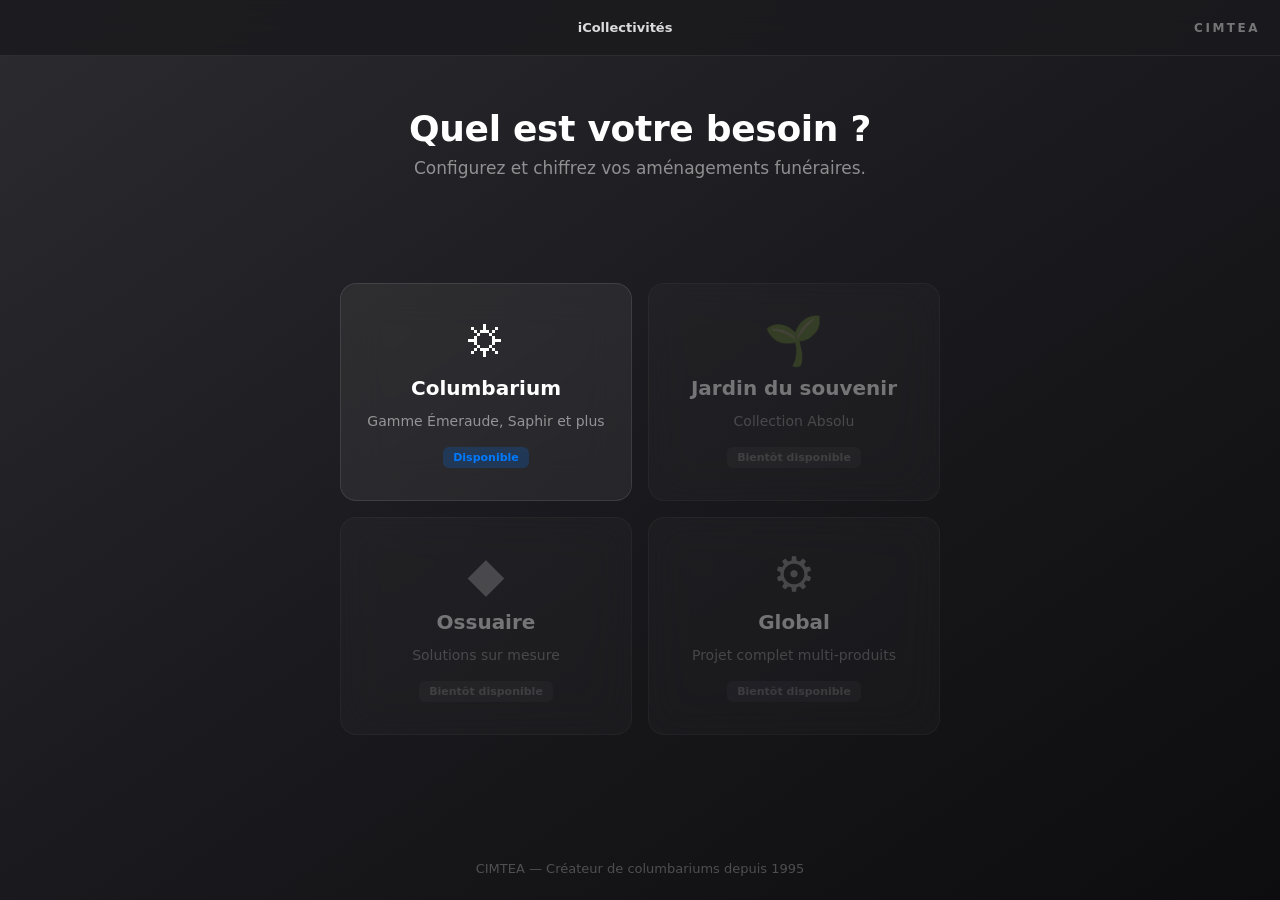
<file: code/maquette/dossier-devis.html>
<!DOCTYPE html>
<html lang="fr">
<head>
  <meta charset="UTF-8">
  <meta name="viewport" content="width=device-width, initial-scale=1.0, user-scalable=no">
  <meta name="apple-mobile-web-app-capable" content="yes">
  <meta name="apple-mobile-web-app-status-bar-style" content="black-translucent">
  <title>CIMTEA — Dossier Devis</title>
  <link rel="stylesheet" href="styles.css">
  <style>
    body {
      display: flex;
      flex-direction: row;
      background: #1a1a1e;
      padding-top: 56px;
    }

    /* === Document scrollable (gauche) === */
    .doc-panel {
      flex: 1;
      height: calc(100vh - 56px); height: calc(100dvh - 56px);
      overflow-y: auto;
      -webkit-overflow-scrolling: touch;
      background: #e8e8ed;
      padding: 24px;
    }

    .doc-panel::-webkit-scrollbar { width: 6px; }
    .doc-panel::-webkit-scrollbar-thumb { background: rgba(0,0,0,0.2); border-radius: 3px; }

    /* === Pages (images du PDF original) === */
    .doc-page {
      background: white;
      max-width: 800px;
      margin: 0 auto 24px;
      border-radius: 4px;
      box-shadow: 0 2px 12px rgba(0,0,0,0.12);
      overflow: hidden;
    }

    .doc-page img {
      width: 100%;
      height: auto;
      display: block;
    }

    .doc-page.static {
      opacity: 0.6;
    }

    /* === Page devis dynamique === */
    .doc-page-inner {
      padding: 48px 56px;
    }

    /* Tableau devis chiffré */
    .devis-table {
      width: 100%;
      border-collapse: collapse;
      margin-bottom: 20px;
      font-size: 13px;
    }

    .devis-table thead th {
      background: #1c1c1e;
      color: white;
      padding: 10px 12px;
      text-align: left;
      font-weight: 600;
      font-size: 11px;
      text-transform: uppercase;
      letter-spacing: 0.5px;
    }

    .devis-table thead th:nth-child(n+2) { text-align: right; }

    .devis-table tbody td {
      padding: 10px 12px;
      border-bottom: 1px solid #eee;
      color: #333;
    }

    .devis-table tbody td:nth-child(n+2) {
      text-align: right;
      font-variant-numeric: tabular-nums;
    }

    .devis-table tbody tr:nth-child(even) { background: #fafafa; }

    .devis-table .line-desc {
      font-size: 12px;
      color: #888;
      font-style: italic;
    }

    /* Totaux */
    .devis-totals {
      display: flex;
      justify-content: flex-end;
      margin-bottom: 24px;
    }

    .devis-totals table {
      border-collapse: collapse;
      font-size: 14px;
      min-width: 320px;
    }

    .devis-totals td {
      padding: 8px 16px;
      border-bottom: 1px solid #eee;
    }

    .devis-totals td:first-child { color: #666; font-weight: 500; }
    .devis-totals td:last-child { text-align: right; font-weight: 600; font-variant-numeric: tabular-nums; }

    .devis-totals tr.total-ttc { background: #1c1c1e; }
    .devis-totals tr.total-ttc td { color: white; font-size: 16px; font-weight: 700; border-bottom: none; padding: 12px 16px; }

    /* En-tête devis */
    .devis-header {
      display: flex;
      justify-content: space-between;
      margin-bottom: 24px;
      gap: 24px;
    }

    .devis-ref { font-size: 24px; font-weight: 700; color: #1c1c1e; margin-bottom: 4px; }
    .devis-date { font-size: 13px; color: #888; margin-bottom: 16px; }
    .interlocuteur { font-size: 13px; color: #666; line-height: 1.5; }
    .client-info { font-size: 14px; color: #333; line-height: 1.6; text-align: right; }
    .client-info strong { font-weight: 600; }

    .conditions-box {
      background: #f5f5f7;
      border: 1px solid #e0e0e0;
      border-radius: 8px;
      padding: 16px 20px;
      margin-bottom: 20px;
    }

    .conditions-box h5 {
      font-size: 12px; font-weight: 600; color: #333;
      text-transform: uppercase; letter-spacing: 0.5px; margin-bottom: 8px;
    }

    .conditions-box p { font-size: 13px; color: #666; line-height: 1.5; }

    .doc-footer {
      border-top: 1px solid #ddd;
      padding-top: 12px;
      margin-top: 24px;
      display: flex;
      justify-content: space-between;
      font-size: 11px;
      color: #999;
    }

    /* === Visuel 3D === */
    .doc-monument-wrapper {
      background: #f5f5f7;
      border: 1px solid #e0e0e0;
      border-radius: 8px;
      padding: 16px;
      margin-bottom: 20px;
      text-align: center;
    }

    .doc-monument-wrapper img { max-width: 100%; height: auto; border-radius: 4px; margin: 0 auto; }
    .doc-monument-placeholder { color: #aaa; font-size: 14px; padding: 40px; }

    .config-table {
      width: 100%; border-collapse: collapse; margin-bottom: 20px; font-size: 14px;
    }
    .config-table th {
      background: #f5f5f7; text-align: left; padding: 8px 12px;
      font-weight: 600; color: #333; border-bottom: 1px solid #ddd;
    }
    .config-table td { padding: 8px 12px; border-bottom: 1px solid #eee; color: #444; }
    .config-table tr:last-child td { border-bottom: none; }

    .doc-section-title {
      font-size: 22px; font-weight: 700; color: #1c1c1e;
      margin-bottom: 20px; padding-bottom: 8px; border-bottom: 2px solid #007aff;
    }

    .doc-section-subtitle { font-size: 16px; font-weight: 600; color: #333; margin-top: 20px; margin-bottom: 10px; }

    /* === Séparateur entre sections === */
    .section-divider {
      max-width: 800px;
      margin: 0 auto 24px;
      text-align: center;
      font-size: 13px;
      font-weight: 600;
      color: #007aff;
      text-transform: uppercase;
      letter-spacing: 1px;
      padding: 8px 0;
    }

    /* === Sidebar actions (droite) === */
    .actions-sidebar {
      width: var(--sidebar-width);
      height: calc(100vh - 56px); height: calc(100dvh - 56px);
      background: var(--glass-strong);
      backdrop-filter: blur(40px) saturate(180%);
      -webkit-backdrop-filter: blur(40px) saturate(180%);
      border-left: 1px solid var(--glass-border);
      display: flex;
      flex-direction: column;
      flex-shrink: 0;
    }

    .actions-scroll {
      flex: 1; overflow-y: auto; padding: 16px 20px 24px;
      -webkit-overflow-scrolling: touch;
    }
    .actions-scroll::-webkit-scrollbar { display: none; }

    .section-heading { font-size: 22px; font-weight: 700; color: var(--text); margin-bottom: 4px; }
    .section-sub { font-size: 14px; color: var(--text-secondary); margin-bottom: 20px; }

    .info-card {
      background: var(--bg); border-radius: var(--radius-sm); padding: 16px; margin-bottom: 12px;
    }
    .info-card h4 {
      font-size: 11px; font-weight: 600; color: var(--text-secondary);
      text-transform: uppercase; letter-spacing: 0.5px; margin-bottom: 12px;
    }
    .info-line {
      display: flex; justify-content: space-between;
      padding: 6px 0; border-bottom: 1px solid var(--separator); font-size: 13px;
    }
    .info-line:last-child { border-bottom: none; }
    .info-line .il-label { color: var(--text-secondary); }
    .info-line .il-value { color: var(--text); font-weight: 600; }
    .info-line .il-value.ttc { color: var(--primary); font-size: 16px; }

    .actions-footer {
      padding: 12px 20px;
      padding-bottom: max(12px, env(safe-area-inset-bottom));
      border-top: 1px solid var(--separator);
      display: flex; flex-direction: column; gap: 10px;
    }
    .actions-footer .btn-row { display: flex; gap: 10px; }
  </style>
</head>
<body>

  <!-- Topbar (ADR-003) -->
  <nav class="topbar">
    <button class="topbar-back" onclick="goBack()" title="Retour">
      <svg viewBox="0 0 8 14"><polyline points="7,1 1,7 7,13"/></svg>
    </button>
    <div class="topbar-breadcrumb" id="topbarBreadcrumb">
      <a href="index.html">iCollectivites</a>
      <span class="tb-sep">&#9656;</span>
      <a href="catalogue.html?besoin=columbarium">Columbarium</a>
      <span class="tb-sep">&#9656;</span>
      <a href="devis.html">Devis</a>
      <span class="tb-sep">&#9656;</span>
      <span class="tb-active">Dossier</span>
    </div>
    <a class="topbar-logo" href="index.html">CIMTEA</a>
  </nav>

  <!-- ========== Document (gauche) ========== -->
  <div class="doc-panel" id="docPanel">

    <!-- PAGES PDF ORIGINALES : 1 à 34 (avant le devis) -->
    <!-- Générées dynamiquement par JS -->

    <!-- PAGE DYNAMIQUE : Visuel 3D du projet configuré -->
    <div class="section-divider" id="dividerVisuel">&#9660; Votre projet configur&eacute; &#9660;</div>

    <div class="doc-page" id="pageVisuel">
      <div class="doc-page-inner">
        <h2 class="doc-section-title">Visuel du projet</h2>
        <div class="doc-monument-wrapper">
          <div class="doc-monument-placeholder" id="monumentPlaceholder">&#9881; Chargement du rendu 3D…</div>
          <img id="monumentImage" src="" alt="Rendu 3D du columbarium" style="display:none;max-height:400px;margin:0 auto;">
        </div>
        <h3 class="doc-section-subtitle">R&eacute;capitulatif de la configuration</h3>
        <table class="config-table">
          <thead><tr><th>&Eacute;l&eacute;ment</th><th>Choix</th></tr></thead>
          <tbody id="configTableBody"></tbody>
        </table>
        <div class="doc-footer">
          <span>CIMTEA — 65, rue Hirschauer — 57500 Saint-Avold</span>
          <span>www.cimtea.com</span>
        </div>
      </div>
    </div>

    <!-- PAGE DYNAMIQUE : Devis chiffré -->
    <div class="doc-page" id="pageDevis">
      <div class="doc-page-inner">
        <div class="devis-header">
          <div>
            <div class="devis-ref" id="devisRef">Devis</div>
            <div class="devis-date" id="devisDate"></div>
            <div class="interlocuteur">
              <strong>Votre interlocuteur</strong><br>
              LEVY J&eacute;r&eacute;mie<br>
              06.88.79.28.41
            </div>
          </div>
          <div>
            <div class="client-info" id="clientInfo"></div>
          </div>
        </div>

        <table class="devis-table">
          <thead>
            <tr><th>Description</th><th>Qt&eacute;</th><th>PU HT</th><th>Rem.</th><th>Montant</th></tr>
          </thead>
          <tbody id="devisTableBody"></tbody>
        </table>

        <div class="devis-totals">
          <table id="devisTotals"></table>
        </div>

        <div class="conditions-box">
          <h5>Conditions de r&egrave;glement</h5>
          <p>Solde &agrave; 45 jours. Paiement par traite, virement, ch&egrave;que ou mandat administratif.</p>
          <p style="margin-top:8px;font-weight:600;color:#333">Dans le cas d'un accord, nous renvoyer le pr&eacute;sent devis sign&eacute; avec la mention "BON POUR COMMANDE".</p>
          <p style="margin-top:4px;font-size:12px;color:#888">La livraison est comprise dans les tarifs ci-dessus.</p>
        </div>

        <div class="doc-footer">
          <span>CIMTEA — SARL au capital de 8 000 euros — SIREN : 444 587 265</span>
          <span>www.cimtea.com</span>
        </div>
      </div>
    </div>

    <div class="section-divider">&#9660; Suite du dossier CIMTEA &#9660;</div>

    <!-- PAGES PDF ORIGINALES : 36 à 46 (après le devis) -->
    <!-- Générées dynamiquement par JS -->

  </div><!-- /doc-panel -->

  <!-- ========== Sidebar (droite) ========== -->
  <div class="actions-sidebar">
    <div class="actions-scroll">
      <h2 class="section-heading">Dossier devis</h2>
      <p class="section-sub" id="sidebarProjectName">—</p>

      <div class="info-card">
        <h4>R&eacute;sum&eacute; financier</h4>
        <div class="info-line">
          <span class="il-label">Sous-total HT</span>
          <span class="il-value" id="sideHT">—</span>
        </div>
        <div class="info-line">
          <span class="il-label">Remise</span>
          <span class="il-value" id="sideRemise">0 %</span>
        </div>
        <div class="info-line">
          <span class="il-label">TVA (20 %)</span>
          <span class="il-value" id="sideTVA">—</span>
        </div>
        <div class="info-line">
          <span class="il-label">Total TTC</span>
          <span class="il-value ttc" id="sideTTC">—</span>
        </div>
      </div>

      <div class="info-card">
        <h4>Client</h4>
        <div class="info-line">
          <span class="il-label">Nom</span>
          <span class="il-value" id="sideClient">—</span>
        </div>
        <div class="info-line">
          <span class="il-label">Commune</span>
          <span class="il-value" id="sideCommune">—</span>
        </div>
        <div class="info-line">
          <span class="il-label">R&eacute;f&eacute;rence</span>
          <span class="il-value" id="sideRef">—</span>
        </div>
      </div>

      <div class="info-card">
        <h4>Navigation</h4>
        <p style="font-size:13px;color:var(--text-secondary);line-height:1.5">
          Scrollez le document &agrave; gauche pour parcourir le dossier complet (46 pages).
          Le devis chiffr&eacute; et le visuel 3D sont g&eacute;n&eacute;r&eacute;s selon votre configuration.
        </p>
      </div>
    </div>

    <div class="actions-footer">
      <div class="btn-row">
        <button class="btn btn-secondary" onclick="goBack()" title="Retour au devis">
          <svg viewBox="0 0 12 18"><polyline points="10,2 2,9 10,16"/></svg>
        </button>
        <button class="btn btn-primary" onclick="goToEnvoi()">
          Passer &agrave; l'envoi
        </button>
      </div>
    </div>
  </div>

  <script src="shared.js"></script>
  <script>
    // ==================== PRIX FICTIFS (en attente US-010) ====================

    var PRIX = {
      'module_3':    { label: 'Module columbarium 3 cases',  pu: 2850 },
      'module_6':    { label: 'Module columbarium 6 cases',  pu: 4200 },
      'module_9':    { label: 'Module columbarium 9 cases',  pu: 5800 },
      'banc':        { label: 'Banc de recueillement',       pu: 950 },
      'banc_jardin': { label: 'Banc jardinière',             pu: 1250 },
      'idealo':      { label: 'Élément IDEALO central',     pu: 1800 },
      'recueillement':{ label: 'Espace de recueillement',   pu: 1400 },
      'carreaux':    { label: 'Carreaux de sol',             pu: 450 },
      'forfait_facile':   { label: 'Forfait pose — Terrain facile',   pu: 1200 },
      'forfait_normal':   { label: 'Forfait pose — Terrain normal',   pu: 1800 },
      'forfait_difficile':{ label: 'Forfait pose — Terrain difficile', pu: 2600 }
    };

    // Pages PDF AVANT le devis (pages 1-28, on saute 29-32 = devis originaux remplacés)
    var PAGES_BEFORE = [];
    for (var i = 1; i <= 28; i++) {
      PAGES_BEFORE.push('assets/dossier/page_' + String(i).padStart(2, '0') + '.png');
    }

    // Pages PDF APRÈS le devis (pages 33-46, suite du dossier)
    var PAGES_AFTER = [];
    for (var i = 33; i <= 46; i++) {
      PAGES_AFTER.push('assets/dossier/page_' + String(i).padStart(2, '0') + '.png');
    }

    // ==================== INJECTER PAGES PDF ====================

    /** Applique flou + filigrane directement dans les pixels de l'image */
    function burnWatermark(img) {
      var canvas = document.createElement('canvas');
      var ctx = canvas.getContext('2d');
      canvas.width = img.naturalWidth;
      canvas.height = img.naturalHeight;

      // Dessiner l'image floutée
      ctx.filter = 'blur(1px)';
      ctx.drawImage(img, 0, 0);
      ctx.filter = 'none';

      // Filigrane en diagonale
      ctx.save();
      ctx.translate(canvas.width / 2, canvas.height / 2);
      ctx.rotate(-35 * Math.PI / 180);
      ctx.font = '900 ' + Math.round(canvas.width * 0.1) + 'px sans-serif';
      ctx.fillStyle = 'rgba(251, 153, 16, 0.25)';
      ctx.textAlign = 'center';
      ctx.textBaseline = 'middle';
      ctx.letterSpacing = '8px';
      ctx.fillText('CONFIDENTIEL', 0, 0);
      ctx.restore();

      // Remplacer le src par le canvas
      img.src = canvas.toDataURL('image/jpeg', 0.85);
    }

    /** Insère les pages PDF comme images dans le document */
    function injectPdfPages() {
      var panel = document.getElementById('docPanel');
      var dividerVisuel = document.getElementById('dividerVisuel');

      // Pages avant le devis
      PAGES_BEFORE.forEach(function(src) {
        var page = document.createElement('div');
        page.className = 'doc-page static';
        var img = document.createElement('img');
        img.alt = 'Page du dossier CIMTEA';
        img.onload = function() { burnWatermark(this); };
        img.src = src;
        page.appendChild(img);
        panel.insertBefore(page, dividerVisuel);
      });

      // Pages après le devis (à la fin)
      PAGES_AFTER.forEach(function(src) {
        var page = document.createElement('div');
        page.className = 'doc-page static';
        var img = document.createElement('img');
        img.alt = 'Page du dossier CIMTEA';
        img.onload = function() { burnWatermark(this); };
        img.src = src;
        page.appendChild(img);
        panel.appendChild(page);
      });
    }

    // ==================== FONCTIONS UTILITAIRES ====================

    function generateDevisRef() {
      var now = new Date();
      var hex = Math.floor(Math.random() * 0xFFFFF).toString(16).padStart(5, '0');
      return 'DEV-' + String(now.getFullYear()).slice(2) +
        String(now.getMonth() + 1).padStart(2, '0') +
        String(now.getDate()).padStart(2, '0') + '-' + hex;
    }

    function formatEuro(n) {
      return n.toFixed(2).replace(/\B(?=(\d{3})+(?!\d))/g, ' ') + ' €';
    }

    // ==================== RENDU CONFIGURATION ====================

    function renderConfigTable(config) {
      if (!config) return;
      var labels = config.labels || {};
      var l = function(v) { return labels[v] || v || '—'; };
      var rows = [];

      rows.push(['Disposition', l(config.disposition)]);
      rows.push(['Module droit', l(config.moduleDroit)]);
      if (config.moduleGauche && config.moduleGauche !== 'aucun')
        rows.push(['Module gauche', l(config.moduleGauche)]);
      if (config.bancDroit && config.bancDroit !== 'aucun')
        rows.push(['Banc droit', l(config.bancDroit)]);
      if (config.bancGauche && config.bancGauche !== 'aucun')
        rows.push(['Banc gauche', l(config.bancGauche)]);
      if (config.recueillement && config.recueillement !== 'aucun')
        rows.push(['Recueillement', l(config.recueillement)]);
      if (config.granits) {
        var gLabels = { 2: 'Module droit', 3: 'Module gauche', 5: 'Banc droit', 6: 'Banc gauche', 7: 'Recueillement' };
        [2, 3, 5, 6, 7].forEach(function(s) {
          if (config.granits[s]) rows.push(['Granit — ' + gLabels[s], l(config.granits[s])]);
        });
      }
      if (config.portes && typeof config.portes === 'object') {
        [2, 3].forEach(function(s) {
          if (config.portes[s]) rows.push(['Portes — ' + (s === 2 ? 'Module droit' : 'Module gauche'), l(config.portes[s])]);
        });
      }
      if (config.carreaux) rows.push(['Carreaux de sol', l(config.carreaux)]);

      var html = '';
      rows.forEach(function(r) { html += '<tr><td>' + r[0] + '</td><td>' + r[1] + '</td></tr>'; });
      document.getElementById('configTableBody').innerHTML = html;
    }

    // ==================== RENDU DEVIS CHIFFRÉ ====================

    function getModulePriceKey(v) {
      if (!v || v === 'aucun') return null;
      if (v.indexOf('6') !== -1) return 'module_6';
      if (v.indexOf('9') !== -1) return 'module_9';
      return 'module_3';
    }

    function getBancPriceKey(v) {
      if (!v || v === 'aucun') return null;
      if (v.indexOf('jardin') !== -1) return 'banc_jardin';
      return 'banc';
    }

    function buildDevisLines(config, devis) {
      var lines = [];
      var labels = (config && config.labels) || {};
      var l = function(v) { return labels[v] || v || ''; };
      var remiseRate = devis ? (parseFloat(devis.remise) || 0) / 100 : 0;

      var mkd = getModulePriceKey(config.moduleDroit);
      if (mkd && PRIX[mkd]) lines.push({ desc: PRIX[mkd].label, detail: 'Granit : ' + l(config.granits && config.granits[2] || '') + ' — Portes : ' + l(config.portes && config.portes[2] || ''), qty: 1, pu: PRIX[mkd].pu, remise: remiseRate });

      var mkg = getModulePriceKey(config.moduleGauche);
      if (mkg && PRIX[mkg]) lines.push({ desc: PRIX[mkg].label + ' (gauche)', detail: 'Granit : ' + l(config.granits && config.granits[3] || '') + ' — Portes : ' + l(config.portes && config.portes[3] || ''), qty: 1, pu: PRIX[mkg].pu, remise: remiseRate });

      var bkd = getBancPriceKey(config.bancDroit);
      if (bkd && PRIX[bkd]) lines.push({ desc: PRIX[bkd].label + ' (droit)', detail: 'Granit : ' + l(config.granits && config.granits[5] || ''), qty: 1, pu: PRIX[bkd].pu, remise: remiseRate });

      var bkg = getBancPriceKey(config.bancGauche);
      if (bkg && PRIX[bkg]) lines.push({ desc: PRIX[bkg].label + ' (gauche)', detail: 'Granit : ' + l(config.granits && config.granits[6] || ''), qty: 1, pu: PRIX[bkg].pu, remise: remiseRate });

      if (config.disposition && config.disposition.indexOf('idealo') !== -1)
        lines.push({ desc: PRIX.idealo.label, detail: '', qty: 1, pu: PRIX.idealo.pu, remise: remiseRate });

      if (config.recueillement && config.recueillement !== 'aucun')
        lines.push({ desc: PRIX.recueillement.label, detail: 'Granit : ' + l(config.granits && config.granits[7] || ''), qty: 1, pu: PRIX.recueillement.pu, remise: remiseRate });

      if (config.carreaux && config.carreaux !== 'aucun')
        lines.push({ desc: PRIX.carreaux.label, detail: l(config.carreaux), qty: 1, pu: PRIX.carreaux.pu, remise: remiseRate });

      var forfaitKey = 'forfait_' + (devis ? devis.forfait || 'facile' : 'facile');
      if (PRIX[forfaitKey]) lines.push({ desc: PRIX[forfaitKey].label, detail: '', qty: 1, pu: PRIX[forfaitKey].pu, remise: 0 });

      return lines;
    }

    function renderDevisTable(config, devis) {
      var lines = buildDevisLines(config, devis);
      var remiseRate = devis ? (parseFloat(devis.remise) || 0) : 0;

      var ref = generateDevisRef();
      var now = new Date();
      var dateStr = String(now.getDate()).padStart(2, '0') + '/' + String(now.getMonth() + 1).padStart(2, '0') + '/' + now.getFullYear();
      document.getElementById('devisRef').textContent = 'Devis — ' + ref;
      document.getElementById('devisDate').textContent = 'Date : ' + dateStr;

      var clientHtml = '';
      if (devis) {
        clientHtml = '<strong>' + (devis.commune ? 'MAIRIE DE ' + devis.commune.toUpperCase() : '') + '</strong>';
        if (devis.nomClient) clientHtml += '<br>' + devis.nomClient;
        if (devis.email) clientHtml += '<br>' + devis.email;
      }
      document.getElementById('clientInfo').innerHTML = clientHtml;

      var totalHT = 0;
      var bodyHtml = '';
      lines.forEach(function(line) {
        var montant = line.qty * line.pu * (1 - line.remise);
        totalHT += montant;
        bodyHtml += '<tr><td>' + line.desc + (line.detail ? '<br><span class="line-desc">' + line.detail + '</span>' : '') + '</td>' +
          '<td>' + line.qty + '</td><td>' + formatEuro(line.pu) + '</td>' +
          '<td>' + (line.remise > 0 ? (line.remise * 100).toFixed(0) + ' %' : '') + '</td>' +
          '<td>' + formatEuro(montant) + '</td></tr>';
      });
      document.getElementById('devisTableBody').innerHTML = bodyHtml;

      var totalRemise = remiseRate > 0 ? totalHT * remiseRate / (100 - remiseRate) : 0;
      var totalBrut = totalHT + totalRemise;
      var tva = totalHT * 0.20;
      var ttc = totalHT + tva;

      var totalsHtml = '';
      if (remiseRate > 0) {
        totalsHtml += '<tr><td>Sous-total brut HT</td><td>' + formatEuro(totalBrut) + '</td></tr>';
        totalsHtml += '<tr><td>Remise (' + remiseRate + ' %)</td><td>- ' + formatEuro(totalRemise) + '</td></tr>';
      }
      totalsHtml += '<tr><td>Montant HT</td><td>' + formatEuro(totalHT) + '</td></tr>';
      totalsHtml += '<tr><td>TVA (20 %)</td><td>' + formatEuro(tva) + '</td></tr>';
      totalsHtml += '<tr class="total-ttc"><td>Montant TTC</td><td>' + formatEuro(ttc) + '</td></tr>';
      document.getElementById('devisTotals').innerHTML = totalsHtml;

      document.getElementById('sideHT').textContent = formatEuro(totalHT);
      document.getElementById('sideRemise').textContent = remiseRate > 0 ? remiseRate + ' %' : '0 %';
      document.getElementById('sideTVA').textContent = formatEuro(tva);
      document.getElementById('sideTTC').textContent = formatEuro(ttc);
    }

    // ==================== SIDEBAR ====================

    function renderSidebarInfos(devis) {
      if (!devis) return;
      document.getElementById('sidebarProjectName').textContent = (devis.nomProjet || '—') + ' — ' + (devis.commune || '');
      document.getElementById('sideClient').textContent = devis.nomClient || '—';
      document.getElementById('sideCommune').textContent = devis.commune || '—';
      document.getElementById('sideRef').textContent = devis.reference || '—';
    }

    // ==================== NAVIGATION ====================

    function goBack() { window.location.href = 'devis.html'; }
    function goToEnvoi() { window.location.href = 'envoi.html'; }

    // ==================== INIT ====================

    var config = loadConfig();
    var devis = loadDevis();

    if (!config || !devis) {
      window.location.href = 'index.html';
    }

    injectPdfPages();
    renderConfigTable(config);
    renderDevisTable(config, devis);
    renderSidebarInfos(devis);
    loadMonumentImage(config, 'monumentImage', 'monumentPlaceholder', '#monumentPlaceholder');

    // Scroll vers le devis dynamique après chargement des pages
    setTimeout(function() {
      var panel = document.getElementById('docPanel');
      var target = document.getElementById('dividerVisuel');
      panel.scrollTop = target.offsetTop - panel.offsetTop - 24;
    }, 100);
  </script>

</body>
</html>
</file>
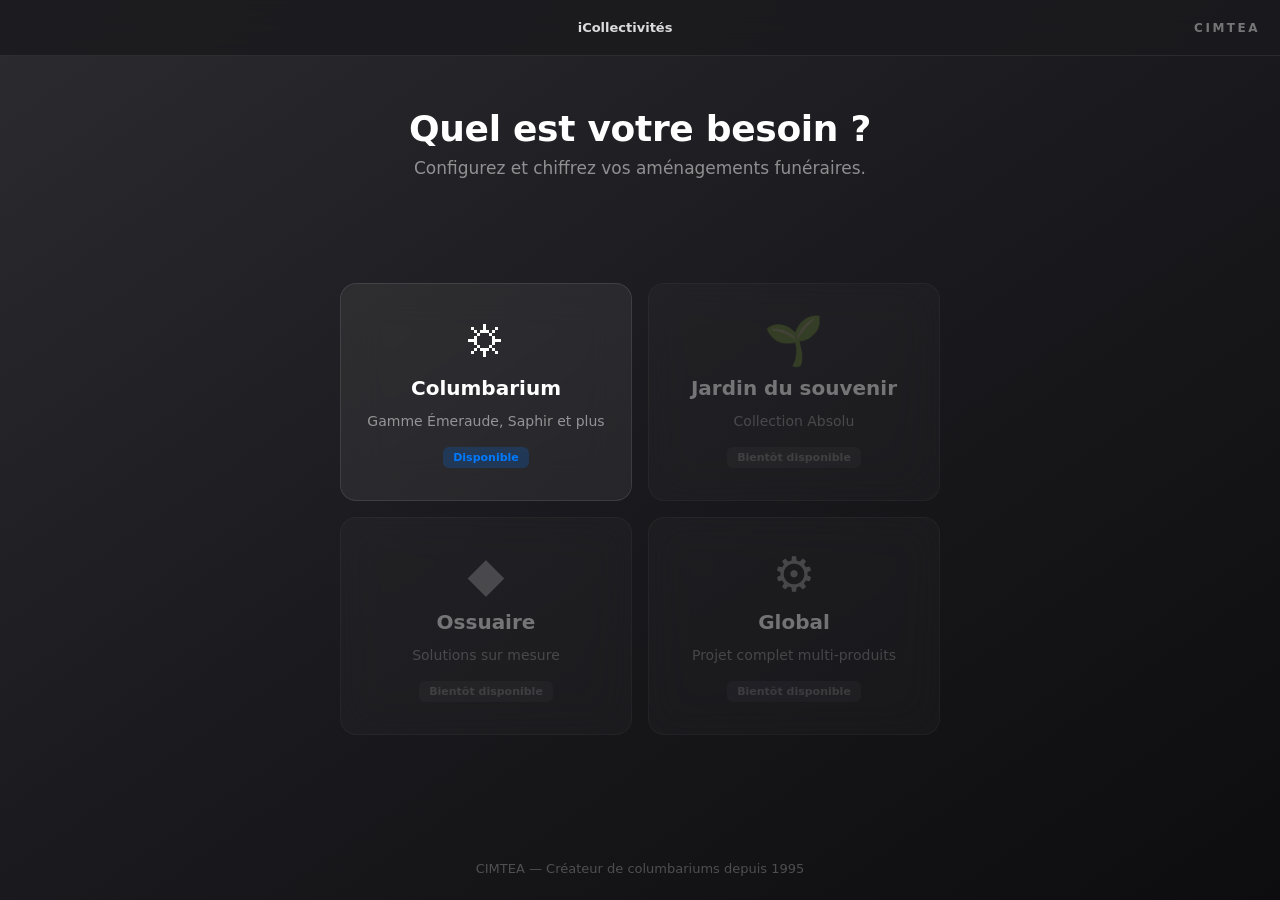
<file: code/maquette/envoi.html>
<!DOCTYPE html>
<html lang="fr">
<head>
  <meta charset="UTF-8">
  <meta name="viewport" content="width=device-width, initial-scale=1.0, user-scalable=no">
  <meta name="apple-mobile-web-app-capable" content="yes">
  <meta name="apple-mobile-web-app-status-bar-style" content="black-translucent">
  <title>CIMTEA — Envoi du devis</title>
  <link rel="stylesheet" href="styles.css">
  <style>
    body {
      display: flex;
      flex-direction: row;
      background: #1a1a1e;
      padding-top: 56px;
    }

    /* --- Panneau recap gauche --- */
    .recap-panel {
      flex: 1;
      display: flex;
      flex-direction: column;
      padding: 16px 20px;
      background: linear-gradient(145deg, #2c2c30 0%, #1a1a1e 50%, #0d0d0f 100%);
      overflow: hidden;
      height: calc(100vh - 56px); height: calc(100dvh - 56px);
    }

    .recap-panel h2 {
      font-size: 20px;
      font-weight: 700;
      color: white;
      margin-bottom: 4px;
      flex-shrink: 0;
    }

    .recap-panel .recap-sub {
      font-size: 13px;
      color: rgba(255,255,255,0.4);
      margin-bottom: 12px;
      flex-shrink: 0;
    }

    .recap-card {
      background: rgba(255,255,255,0.06);
      backdrop-filter: blur(20px);
      -webkit-backdrop-filter: blur(20px);
      border: 1px solid rgba(255,255,255,0.1);
      border-radius: var(--radius);
      padding: 20px;
      margin-bottom: 16px;
    }

    .recap-card h3 {
      font-size: 11px;
      font-weight: 600;
      color: rgba(255,255,255,0.4);
      text-transform: uppercase;
      letter-spacing: 0.5px;
      margin-bottom: 12px;
    }

    .recap-card .recap-line {
      display: flex;
      flex-direction: column;
      padding: 6px 0;
      border-bottom: 1px solid rgba(255,255,255,0.06);
      font-size: 14px;
    }

    .recap-card .recap-line:last-child { border-bottom: none; }

    .recap-card .recap-line .rl-label {
      color: rgba(255,255,255,0.5);
      font-size: 11px;
      text-transform: uppercase;
      letter-spacing: 0.3px;
      margin-bottom: 2px;
    }

    .recap-card .recap-line .rl-value {
      color: white;
      font-weight: 500;
      word-break: break-word;
    }

    /* --- Layout : infos en haut, image + config en bas côte à côte --- */
    .recap-bottom-row {
      display: flex;
      gap: 12px;
      flex: 1;
      min-height: 0;
      overflow: hidden;
    }

    .recap-bottom-row > .recap-card {
      flex: 1;
      min-width: 0;
      overflow-y: auto;
      margin-bottom: 0;
    }

    .recap-bottom-row > .recap-card::-webkit-scrollbar { display: none; }

    .recap-image-card {
      display: flex;
      flex-direction: column;
    }

    .recap-image-card img {
      flex: 1;
      min-height: 0;
      object-fit: contain !important;
    }

    .project-image-placeholder {
      background: rgba(255,255,255,0.04);
      border: 1px dashed rgba(255,255,255,0.15);
      border-radius: var(--radius-sm);
      padding: 32px 16px;
      text-align: center;
      color: rgba(255,255,255,0.3);
    }

    .project-image-placeholder .pi-icon {
      font-size: 48px;
      line-height: 1;
      margin-bottom: 8px;
      opacity: 0.4;
    }

    .project-image-placeholder .pi-text {
      font-size: 13px;
      font-weight: 500;
    }

    /* --- Sidebar envoi droite --- */
    .envoi-sidebar {
      width: var(--sidebar-width);
      height: calc(100vh - 56px); height: calc(100dvh - 56px);
      background: var(--glass-strong);
      backdrop-filter: blur(40px) saturate(180%);
      -webkit-backdrop-filter: blur(40px) saturate(180%);
      border-left: 1px solid var(--glass-border);
      display: flex;
      flex-direction: column;
      overflow: hidden;
      flex-shrink: 0;
    }

    .envoi-scroll {
      flex: 1;
      overflow-y: auto;
      overflow-x: hidden;
      padding: 16px 20px 24px;
      -webkit-overflow-scrolling: touch;
    }

    .envoi-scroll::-webkit-scrollbar { display: none; }

    .section-heading {
      font-size: 22px;
      font-weight: 700;
      color: var(--text);
      margin-bottom: 4px;
    }

    .section-sub {
      font-size: 14px;
      color: var(--text-secondary);
      margin-bottom: 20px;
    }

    .form-card {
      background: var(--bg);
      border-radius: var(--radius-sm);
      padding: 16px;
      margin-bottom: 12px;
    }

    .form-card h4 {
      font-size: 11px;
      font-weight: 600;
      color: var(--text-secondary);
      text-transform: uppercase;
      letter-spacing: 0.5px;
      margin-bottom: 16px;
    }

    .form-group {
      margin-bottom: 16px;
    }

    .form-group:last-child { margin-bottom: 0; }

    .form-group label {
      display: block;
      font-size: 13px;
      font-weight: 500;
      color: var(--text-secondary);
      margin-bottom: 6px;
    }

    .form-input {
      width: 100%;
      height: 44px;
      background: white;
      border: 1px solid var(--separator);
      border-radius: 10px;
      padding: 0 14px;
      color: var(--text);
      font-size: 15px;
      font-family: inherit;
      outline: none;
      transition: all 0.15s;
      -webkit-user-select: text;
      user-select: text;
    }

    .form-input:focus {
      border-color: var(--primary);
      box-shadow: 0 0 0 3px var(--primary-light);
    }

    .form-input[readonly] {
      background: var(--bg);
      color: var(--text-secondary);
      cursor: not-allowed;
    }

    /* --- Footer --- */
    .envoi-footer {
      padding: 12px 20px;
      padding-bottom: max(12px, env(safe-area-inset-bottom));
      border-top: 1px solid var(--separator);
      display: flex;
      flex-direction: column;
      gap: 10px;
    }

    .envoi-footer .btn-row {
      display: flex;
      gap: 10px;
    }

    /* --- Success overlay --- */
    .success-overlay {
      position: fixed;
      inset: 0;
      background: rgba(0,0,0,0.6);
      backdrop-filter: blur(10px);
      -webkit-backdrop-filter: blur(10px);
      display: none;
      align-items: center;
      justify-content: center;
      z-index: 2000;
    }

    .success-overlay.visible { display: flex; }

    .success-box {
      background: white;
      border-radius: 20px;
      padding: 40px;
      text-align: center;
      max-width: 360px;
      width: 90%;
    }

    .success-box .sb-icon {
      font-size: 64px;
      line-height: 1;
      margin-bottom: 16px;
    }

    .success-box h2 {
      font-size: 22px;
      font-weight: 700;
      margin-bottom: 8px;
    }

    .success-box p {
      font-size: 15px;
      color: var(--text-secondary);
      line-height: 1.4;
      margin-bottom: 24px;
    }

    .success-box .btn {
      width: 100%;
    }
  </style>
</head>
<body>

  <!-- Topbar (ADR-003) -->
  <nav class="topbar">
    <button class="topbar-back" onclick="goBack()" title="Retour">
      <svg viewBox="0 0 8 14"><polyline points="7,1 1,7 7,13"/></svg>
    </button>
    <div class="topbar-breadcrumb" id="topbarBreadcrumb">
      <a href="index.html">iCollectivites</a>
      <span class="tb-sep">&#9656;</span>
      <a href="catalogue.html?besoin=columbarium">Columbarium</a>
      <span class="tb-sep">&#9656;</span>
      <span class="tb-active">Envoi du devis</span>
    </div>
    <a class="topbar-logo" href="index.html">CIMTEA</a>
  </nav>

  <!-- Panneau recap (gauche) -->
  <div class="recap-panel">
    <h2 id="recapTitle">Récapitulatif du devis</h2>
    <p class="recap-sub" id="recapProjectName">—</p>

    <div class="recap-card" id="recapInfos" style="flex-shrink:0;overflow-y:auto;max-height:35%;">
      <h3>Informations projet</h3>
      <div id="recapInfosLines"></div>
    </div>

    <div class="recap-bottom-row">
      <div class="recap-card recap-image-card">
        <h3>Aperçu du projet</h3>
        <div class="project-image-placeholder" id="monumentPlaceholder">
          <div class="pi-icon">&#9881;</div>
          <div class="pi-text">Chargement du rendu 3D…</div>
        </div>
        <img id="monumentImage" src="" alt="Rendu 3D du columbarium" style="display:none;width:100%;border-radius:var(--radius-sm);object-fit:contain;">
      </div>
      <div class="recap-card" id="recapConfig">
        <h3>Configuration</h3>
        <div id="recapConfigLines"></div>
      </div>
    </div>
  </div>

  <!-- Sidebar envoi (droite) -->
  <div class="envoi-sidebar">
    <div class="envoi-scroll">

      <h2 class="section-heading">Envoyer le devis</h2>
      <p class="section-sub">Le dossier sera envoyé par email au client.</p>

      <div class="form-card">
        <h4>Destinataire</h4>

        <div class="form-group">
          <label>Email client</label>
          <input type="email" class="form-input" id="inputEmailTo" placeholder="email@commune.fr">
        </div>

        <div class="form-group">
          <label>Copie CIMTEA (automatique)</label>
          <input type="email" class="form-input" id="inputEmailCc" value="commercial@cimtea.fr" readonly>
        </div>
      </div>

      <div class="form-card">
        <h4>Message</h4>

        <div class="form-group">
          <label>Objet</label>
          <input type="text" class="form-input" id="inputObjet" readonly>
        </div>
      </div>

    </div><!-- /envoi-scroll -->

    <!-- Footer -->
    <div class="envoi-footer">
      <div class="btn-row">
        <button class="btn btn-secondary" onclick="goBack()" title="Retour">
          <svg viewBox="0 0 12 18"><polyline points="10,2 2,9 10,16"/></svg>
        </button>
        <button class="btn btn-primary" style="flex:none;padding:0 20px;background:var(--success)" onclick="window.location.href='dossier-devis.html'">
          Voir le dossier
        </button>
        <button class="btn btn-primary" onclick="sendDevis()">
          Envoyer le devis
        </button>
      </div>
    </div>

  </div><!-- /envoi-sidebar -->

  <!-- Success overlay -->
  <div class="success-overlay" id="successOverlay">
    <div class="success-box">
      <div class="sb-icon">&#9989;</div>
      <h2>Devis envoyé !</h2>
      <p id="successMessage">Le dossier a été envoyé avec succès.</p>
      <button class="btn btn-primary" onclick="newProject()">Nouveau projet</button>
    </div>
  </div>

  <script src="shared.js"></script>
  <script>

    // ==================== RENDER RECAP ====================

    /** Build a recap line HTML */
    function recapLine(label, value) {
      return '<div class="recap-line">' +
        '<span class="rl-label">' + label + '</span>' +
        '<span class="rl-value">' + (value || '—') + '</span>' +
        '</div>';
    }

    /** Build a row of multiple recap lines side by side */
    function recapRow(items) {
      var html = '<div style="display:flex;gap:12px">';
      items.forEach(function(item) {
        html += '<div class="recap-line" style="flex:1">' +
          '<span class="rl-label">' + item.label + '</span>' +
          '<span class="rl-value">' + (item.value || '—') + '</span>' +
          '</div>';
      });
      html += '</div>';
      return html;
    }

    /** Render config recap in left panel */
    function renderConfigRecap(config) {
      if (!config) return;
      const labels = config.labels || {};
      const l = function(v) { return labels[v] || v || '—'; };
      let html = '';

      html += recapLine('Disposition', l(config.disposition));
      html += recapLine('Module droit', l(config.moduleDroit));
      if (config.moduleGauche && config.moduleGauche !== 'aucun') {
        html += recapLine('Module gauche', l(config.moduleGauche));
      }
      if (config.colonne && config.colonne !== 'non') {
        html += recapLine('Colonne', l(config.colonne));
      }
      if (config.bancDroit && config.bancDroit !== 'aucun') {
        html += recapLine('Banc droit', l(config.bancDroit));
      }
      if (config.bancGauche && config.bancGauche !== 'aucun') {
        html += recapLine('Banc gauche', l(config.bancGauche));
      }
      if (config.recueillement && config.recueillement !== 'aucun') {
        html += recapLine('Recueillement', l(config.recueillement));
      }
      if (config.caveau && config.caveau !== 'aucun') {
        html += recapLine('Caveau', l(config.caveau));
      }
      if (config.granits) {
        var gLabels = { 2: 'Module droit', 3: 'Module gauche', 4: 'Colonne', 5: 'Banc droit', 6: 'Banc gauche', 7: 'Recueillement' };
        [2, 3, 4, 5, 6, 7].forEach(function(s) {
          if (config.granits[s]) {
            html += recapLine('Granit ' + gLabels[s], l(config.granits[s]));
          }
        });
      }
      if (config.portes && typeof config.portes === 'object') {
        var pLabels = { 2: 'Module droit', 3: 'Module gauche' };
        [2, 3].forEach(function(s) {
          if (config.portes[s]) {
            html += recapLine('Portes ' + pLabels[s], l(config.portes[s]));
          }
        });
      }

      document.getElementById('recapConfigLines').innerHTML = html;
    }

    /** Render devis infos in left panel */
    function renderInfosRecap(devis) {
      if (!devis) return;
      let html = '';

      html += recapRow([
        { label: 'Client', value: devis.nomClient },
        { label: 'Email', value: devis.email }
      ]);
      html += recapRow([
        { label: 'Commune', value: devis.commune },
        { label: 'Référence', value: devis.reference || '—' }
      ]);
      var provLabel = devis.provenance === 'import'
        ? 'Import <svg width="16" height="11" viewBox="0 0 30 20" style="border-radius:2px;vertical-align:middle;margin-left:4px"><rect width="30" height="20" fill="#DE2910"/><polygon points="5,2 6.2,5.5 3,3.7 7,3.7 3.8,5.5" fill="#FFDE00"/></svg><svg width="16" height="11" viewBox="0 0 30 20" style="border-radius:2px;vertical-align:middle;margin-left:2px"><rect width="30" height="10" fill="#FF9933"/><rect y="10" width="30" height="10" fill="#138808"/><rect y="7" width="30" height="6" fill="#fff"/><circle cx="15" cy="10" r="3" fill="none" stroke="#000080" stroke-width="0.5"/></svg>'
        : 'France <svg width="16" height="11" viewBox="0 0 30 20" style="border-radius:2px;vertical-align:middle;margin-left:4px"><rect width="10" height="20" fill="#002395"/><rect x="10" width="10" height="20" fill="#fff"/><rect x="20" width="10" height="20" fill="#ED2939"/></svg>';
      html += recapRow([
        { label: 'Remise', value: (devis.remise || '0') + ' %' },
        { label: 'Forfait pose', value: devis.forfait ? devis.forfait.charAt(0).toUpperCase() + devis.forfait.slice(1) : '—' },
        { label: 'Provenance', value: provLabel }
      ]);
      if (devis.commentaires) {
        html += '<div class="recap-line"><span class="rl-label">Commentaires</span>' +
          '<span class="rl-value" style="max-height:3.6em;overflow-y:auto;line-height:1.2em">' +
          devis.commentaires.replace(/\n/g, '<br>') + '</span></div>';
      }

      document.getElementById('recapInfosLines').innerHTML = html;
    }

    // ==================== SEND ====================

    /** Simulate sending the devis */
    function sendDevis() {
      const emailTo = document.getElementById('inputEmailTo').value.trim();
      document.getElementById('successMessage').textContent =
        'Le dossier a été envoyé à ' + emailTo + ' avec copie à commercial@cimtea.fr.';
      document.getElementById('successOverlay').classList.add('visible');
    }

    /** Start a new project — clear localStorage and go to index */
    function newProject() {
      clearAllData();
      window.location.href = 'index.html';
    }

    // ==================== NAVIGATION ====================

    /** Go back to devis page */
    function goBack() {
      window.location.href = 'devis.html';
    }

    // ==================== INIT ====================

    const config = loadConfig();
    const devis = loadDevis();

    if (!config || !devis) {
      window.location.href = 'index.html';
    }

    // Render recaps
    renderConfigRecap(config);
    renderInfosRecap(devis);
    loadMonumentImage(config, 'monumentImage', 'monumentPlaceholder', '#monumentPlaceholder .pi-text');

    // Set project name in title and subtitle
    const projectName = devis.nomProjet || '—';
    document.getElementById('recapTitle').textContent = projectName;
    document.getElementById('recapProjectName').textContent = 'Commune de ' + (devis.commune || '—');

    // Pre-fill email from devis
    document.getElementById('inputEmailTo').value = devis.email || '';

    // Auto-generate objet
    document.getElementById('inputObjet').value =
      'Devis CIMTEA — ' + (devis.commune || 'Projet') + ' — ' + (devis.nomProjet || '');
  </script>

</body>
</html>
</file>
<file: code/maquette/styles.css>
/* ============================================
   STYLES COMMUNS — iCollectivites CIMTEA
   Partage entre tous les ecrans (ADR-001)
   ============================================ */

/* --- Variables globales --- */
:root {
  --bg: #f2f2f7;
  --glass: rgba(255,255,255,0.72);
  --glass-border: rgba(255,255,255,0.45);
  --glass-strong: rgba(255,255,255,0.85);
  --primary: #007aff;
  --primary-light: rgba(0,122,255,0.12);
  --primary-dark: #0056b3;
  --text: #1c1c1e;
  --text-secondary: #6e6e73;
  --text-tertiary: #aeaeb2;
  --separator: rgba(60,60,67,0.1);
  --success: #34c759;
  --orange: #ff9500;
  --radius: 16px;
  --radius-sm: 12px;
  --radius-xs: 8px;
  --sidebar-width: 380px;
}

/* --- Reset --- */
* {
  margin: 0; padding: 0; box-sizing: border-box;
  -webkit-tap-highlight-color: transparent;
  -webkit-touch-callout: none;
  -webkit-user-select: none;
  user-select: none;
}

body {
  font-family: -apple-system, BlinkMacSystemFont, 'SF Pro Display', 'SF Pro Text', system-ui, sans-serif;
  background: #1a1a1e;
  color: var(--text);
  height: 100vh; height: 100dvh;
  overflow: hidden;
}

/* --- Boutons communs --- */
.btn {
  height: 50px;
  border-radius: 14px;
  font-size: 16px;
  font-weight: 600;
  cursor: pointer;
  transition: all 0.15s;
  border: none;
  display: flex;
  align-items: center;
  justify-content: center;
  gap: 6px;
}

.btn:active { transform: scale(0.98); }

.btn-primary {
  flex: 1;
  background: var(--primary);
  color: white;
}

.btn-primary:disabled {
  background: var(--text-tertiary);
  cursor: not-allowed;
}

.btn-primary.btn-success { background: var(--success); }

.btn-secondary {
  width: 50px;
  background: var(--bg);
  color: var(--text-secondary);
  flex-shrink: 0;
}

.btn-secondary.hidden { display: none; }

.btn-secondary svg {
  width: 12px; height: 18px;
  fill: none;
  stroke: currentColor;
  stroke-width: 2.5;
  stroke-linecap: round;
  stroke-linejoin: round;
}

/* --- Option cards (reutilisables) --- */
.option-card {
  background: var(--bg);
  border-radius: var(--radius-sm);
  padding: 16px;
  border: 2px solid transparent;
  cursor: pointer;
  transition: all 0.15s ease;
  position: relative;
  display: flex;
  align-items: flex-start;
  gap: 12px;
}

.option-card:active { transform: scale(0.98); }

.option-card.selected {
  background: var(--primary-light);
  border-color: var(--primary);
}

.option-card.disabled {
  opacity: 0.45;
  cursor: not-allowed;
  pointer-events: none;
}

.option-card .opt-radio {
  width: 22px; height: 22px;
  border-radius: 50%;
  border: 2px solid var(--text-tertiary);
  flex-shrink: 0;
  margin-top: 1px;
  display: flex; align-items: center; justify-content: center;
  transition: all 0.15s;
}

.option-card.selected .opt-radio {
  border-color: var(--primary);
  background: var(--primary);
}

.option-card .opt-radio::after {
  content: '';
  width: 8px; height: 8px;
  border-radius: 50%;
  background: white;
  opacity: 0;
  transition: opacity 0.15s;
}

.option-card.selected .opt-radio::after { opacity: 1; }

.opt-content { flex: 1; }

.opt-content h3 {
  font-size: 17px;
  font-weight: 600;
  margin-bottom: 2px;
}

.opt-content p {
  font-size: 13px;
  color: var(--text-secondary);
  line-height: 1.3;
}

.opt-badge {
  display: inline-block;
  background: var(--primary-light);
  color: var(--primary);
  font-size: 12px;
  font-weight: 600;
  padding: 3px 8px;
  border-radius: 6px;
  margin-top: 6px;
}

.opt-badge.coming-soon {
  background: rgba(142,142,147,0.12);
  color: var(--text-tertiary);
}

/* --- Options grille 2 colonnes --- */
.options {
  display: flex;
  flex-direction: column;
  gap: 10px;
}

.options.grid-2 {
  display: grid;
  grid-template-columns: 1fr 1fr;
  gap: 10px;
}

.options.grid-2 .option-card {
  flex-direction: column;
  align-items: center;
  text-align: center;
  padding: 20px 12px;
  gap: 8px;
}

.options.grid-2 .opt-radio { display: none; }

.options.grid-2 .option-card .opt-icon {
  font-size: 36px;
  line-height: 1;
  margin-bottom: 4px;
}

.options.grid-2 .option-card.selected {
  box-shadow: 0 0 0 1px var(--primary);
}

/* --- Options grille 3 colonnes (granit, portes) --- */
.options.grid-3 {
  display: grid;
  grid-template-columns: 1fr 1fr 1fr;
  gap: 10px;
}

.options.grid-3 .option-card {
  flex-direction: column;
  align-items: center;
  text-align: center;
  padding: 16px 8px;
  gap: 8px;
}

.options.grid-3 .opt-radio { display: none; }

.options.grid-3 .option-card.selected {
  box-shadow: 0 0 0 1px var(--primary);
}

/* Pastille couleur pour granit/portes */
.color-swatch {
  width: 40px;
  height: 40px;
  border-radius: 50%;
  border: 2px solid rgba(0,0,0,0.1);
  flex-shrink: 0;
}

.option-card.selected .color-swatch {
  border-color: var(--primary);
  box-shadow: 0 0 0 2px var(--primary);
}

/* --- Granit picker inline (dans chaque etape) --- */
.granit-picker {
  margin-top: 16px;
  padding-top: 16px;
  border-top: 1px solid var(--separator);
}

.granit-picker h4 {
  font-size: 11px;
  font-weight: 600;
  color: var(--text-secondary);
  text-transform: uppercase;
  letter-spacing: 0.5px;
  margin-bottom: 10px;
}

.granit-swatches {
  display: flex;
  flex-wrap: wrap;
  gap: 13px;
}

.granit-swatch {
  width: 36px;
  height: 36px;
  border-radius: 50%;
  border: 2px solid rgba(0,0,0,0.1);
  cursor: pointer;
  transition: all 0.15s;
  position: relative;
}

.granit-swatch:hover {
  transform: scale(1.1);
}

.granit-swatch.selected {
  border-color: var(--primary);
  box-shadow: 0 0 0 2px var(--primary);
}

.granit-swatch-label {
  font-size: 10px;
  color: var(--text-secondary);
  text-align: center;
  margin-top: 2px;
  width: 60px;
  line-height: 1.2;
  word-wrap: break-word;
}

.granit-swatch-item {
  display: flex;
  flex-direction: column;
  align-items: center;
}

/* --- Condition note --- */
.condition-note {
  background: rgba(255,149,0,0.08);
  border: 1px solid rgba(255,149,0,0.2);
  border-radius: var(--radius-xs);
  padding: 10px 12px;
  margin-top: 12px;
  font-size: 13px;
  color: var(--orange);
  line-height: 1.35;
  display: flex;
  gap: 8px;
  align-items: flex-start;
}

/* ============================================
   TOPBAR — Navigation commune (ADR-003)
   ============================================ */
.topbar {
  position: fixed;
  top: 0;
  left: 0;
  right: 0;
  height: 56px;
  background: rgba(26,26,30,0.85);
  backdrop-filter: blur(20px);
  -webkit-backdrop-filter: blur(20px);
  border-bottom: 1px solid rgba(255,255,255,0.08);
  display: flex;
  align-items: center;
  padding: 0 20px;
  z-index: 1000;
}

.topbar-back {
  width: 36px; height: 36px;
  border-radius: 10px;
  background: rgba(255,255,255,0.08);
  border: 1px solid rgba(255,255,255,0.1);
  color: rgba(255,255,255,0.6);
  display: flex; align-items: center; justify-content: center;
  cursor: pointer;
  transition: all 0.15s;
  flex-shrink: 0;
}

.topbar-back:hover {
  background: rgba(255,255,255,0.14);
  color: white;
}

.topbar-back svg {
  width: 8px; height: 14px;
  fill: none;
  stroke: currentColor;
  stroke-width: 2.5;
  stroke-linecap: round;
  stroke-linejoin: round;
}

.topbar-breadcrumb {
  flex: 1;
  display: flex;
  align-items: center;
  justify-content: center;
  gap: 6px;
  overflow: hidden;
}

.topbar-breadcrumb a,
.topbar-breadcrumb span {
  font-size: 13px;
  font-weight: 500;
  white-space: nowrap;
  text-decoration: none;
  transition: color 0.15s;
}

.topbar-breadcrumb a {
  color: rgba(255,255,255,0.4);
  cursor: pointer;
}

.topbar-breadcrumb a:hover {
  color: var(--primary);
}

.topbar-breadcrumb .tb-active {
  color: rgba(255,255,255,0.85);
  font-weight: 600;
}

.topbar-breadcrumb .tb-sep {
  color: rgba(255,255,255,0.2);
  font-size: 11px;
}

.topbar-logo {
  font-size: 12px;
  font-weight: 700;
  letter-spacing: 2.5px;
  color: rgba(255,255,255,0.4);
  text-transform: uppercase;
  text-decoration: none;
  flex-shrink: 0;
  transition: color 0.15s;
}

.topbar-logo:hover {
  color: rgba(255,255,255,0.7);
}

/* Spacer pour compenser la topbar fixe */
.topbar-spacer {
  height: 56px;
  flex-shrink: 0;
}

/* --- Utilitaires --- */
.hidden { display: none !important; }
</file>
